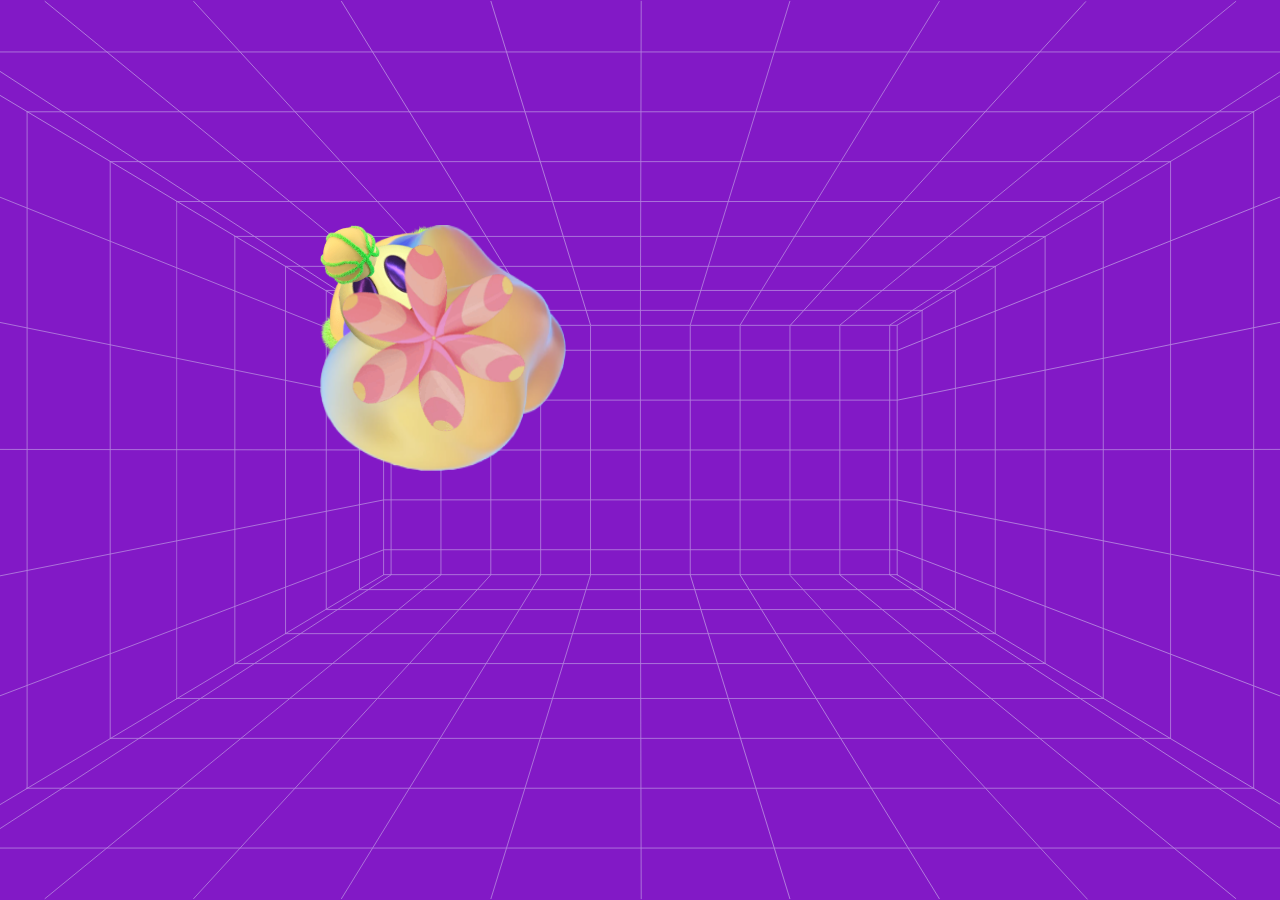
<file: index.html>
<!DOCTYPE html>
<html lang="ko">
  <head>
    <meta charset="UTF-8" />
    <meta http-equiv="X-UA-Compatible" content="IE=edge" />
    <meta name="viewport" content="width=device-width, initial-scale=1.0" />
    <title>PORTFOLIO</title>

    <link
      href="https://webfontworld.github.io/gmarket/GmarketSans.css"
      rel="stylesheet"
    />
    <link rel="stylesheet" href="css/style.css" />
    <style></style>
  </head>
  <body>
    <!-- <div id="loading">
      <div class="loadingBG"></div>
      <div class="loadingText">LOADING</div>
    </div> -->
    <div id="wrap">
      <div id="bgBox"></div>
      <section id="section1">
        <h1>
          PO<span class="o1"></span>RTFO<span class="o2"></span>LIO<span
            class="o3"
          ></span>
        </h1>
        <p>프론트를 위해 달리는 개발자 포트폴리오</p>
        <div class="goBtn">
          고고
          <div class="btnDeco btnDeco1">
            <div></div>
            <div></div>
          </div>
          <div class="btnDeco btnDeco2">
            <div></div>
            <div></div>
          </div>
          <div class="btnDeco btnDeco3">
            <div></div>
            <div></div>
          </div>
          <div class="btnDeco btnDeco4">
            <div></div>
            <div></div>
          </div>
          <div class="btnDeco btnDeco5">
            <div></div>
            <div></div>
          </div>
          <div class="btnDeco btnDeco6">
            <div></div>
            <div></div>
          </div>
          <div class="btnDeco btnDeco7">
            <div></div>
            <div></div>
          </div>
          <div class="btnDeco btnDeco8">
            <div></div>
            <div></div>
          </div>
          <div class="btnDeco btnDeco9">
            <div></div>
            <div></div>
          </div>
        </div>
      </section>

      <section id="section2">
        <div class="box box1">
          <h3>SITE</h3>
          <div class="ball ball1"></div>
          <div class="ball ball2"></div>
        </div>
        <div class="box box2">
          <h3>SCRIPT</h3>
          <div class="ball ball3"></div>
        </div>

        <div class="octo"></div>
      </section>
    </div>

    <script src="https://s3-us-west-2.amazonaws.com/s.cdpn.io/16327/gsap-latest-beta.min.js"></script>
    <script src="js/jquery-2.2.4.min.js"></script>
    <script src="js/mainAnimation.js"></script>
    <script src="js/bgBox.js"></script>

    <script></script>
  </body>
</html>
</file>
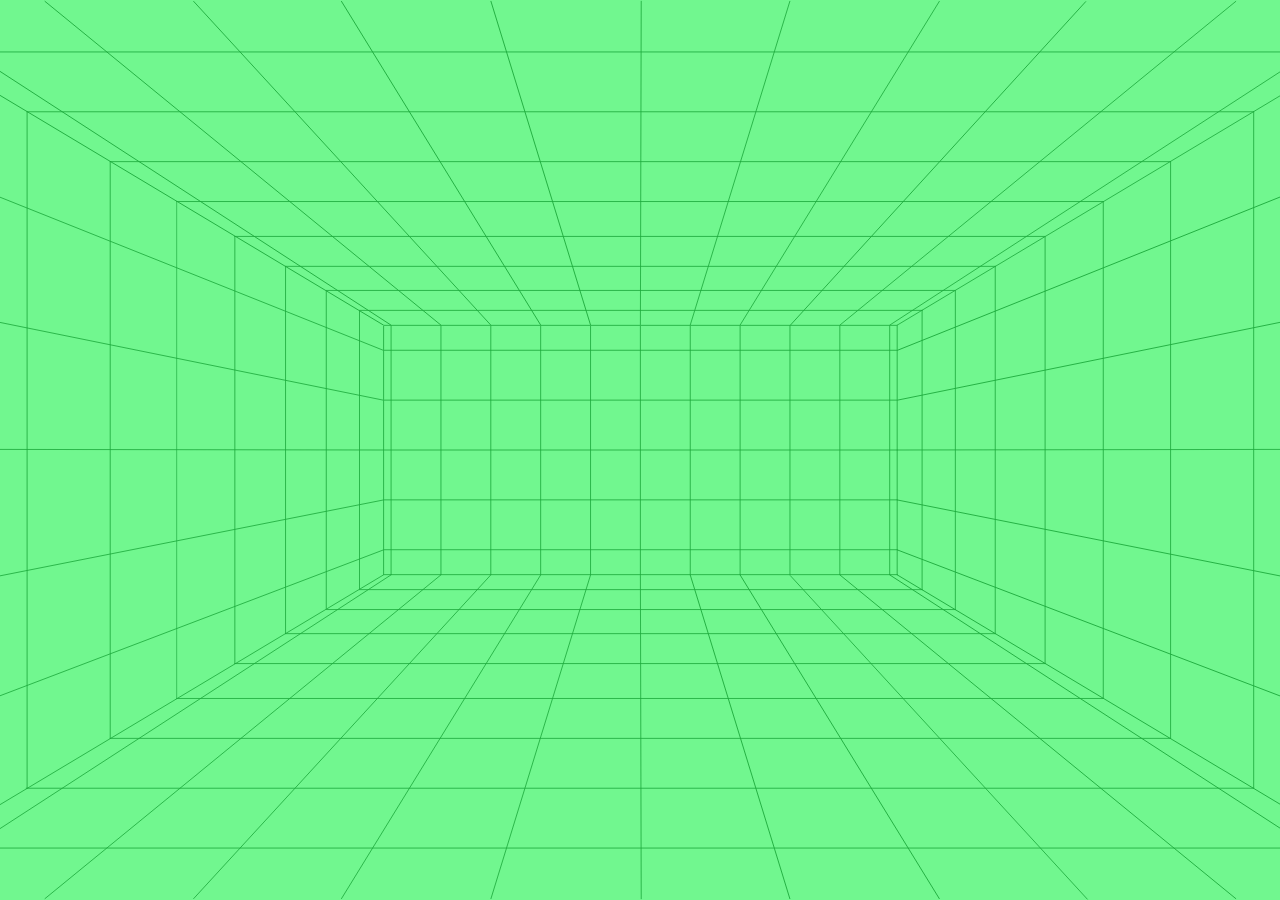
<file: about/index.html>
<!DOCTYPE html>
<html lang="ko">
  <head>
    <meta charset="UTF-8" />
    <meta http-equiv="X-UA-Compatible" content="IE=edge" />
    <meta name="viewport" content="width=device-width, initial-scale=1.0" />
    <title>portfolio_about</title>
    <link
      href="https://webfontworld.github.io/gmarket/GmarketSans.css"
      rel="stylesheet"
    />
    <link rel="stylesheet" href="css/style.css" />
  </head>
  <body>
    <div id="bgLine">
      <div id="bgBox"></div>
    </div>
    <div id="wrap">
      <section id="section1">
        <h1>ABO<span class="o1"></span>UT ME</h1>
        <p>프론트를 위해 달리는 개발자를 소개합니다.</p>
      </section>
      <section id="section2">
        <div class="picture picture1"></div>
        <div class="picture picture2"></div>
        <div class="picture picture3"></div>
        <div class="picture picture4"></div>
        <div class="picture picture5">
          <h3>개발자를 꿈꾸며</h3>
          <p>
            진로를 확실히 정하지 못해서 정체되어 있다는 생각을 하고 있을 때,
            주변의 권유로 코딩 공부를 시작하게 되었습니다. 하지만 코딩을
            배우면서 원리를 이해하고 새로운 것들을 배우고 사용하는데에 점점
            흥미를 느끼며 개발자라는 직업에 확신을 가지게 되었습니다. 확신을
            가진 저는 어떤 어려움에도 멈추지 않고 헤쳐 나갈 수 있다고
            자신합니다. 멈추지 않는 신입 개발자 최근영입니다.
          </p>
        </div>
        <div class="picture picture6">
          <h3>도움이 되는 사람</h3>
          <p>
            선배와 후배, 동료들과 친구들에게 가장 인정받는 사람은 어떤 사람일까?
            그렇게 되고 싶었던 저의 오랜 고민이었습니다. 긴 시간동안 고민한 저의
            답은 언제, 어디서든 도움이 될 수 있는 사람이 되는 것이었습니다. 항상
            도움될 수 있는 실력과 누구나 저에게 도움을 요청할 수 있도록 해주는
            친화력과 편안함을 가지기 위해 노력하고 있고 노력할 것입니다. 항상
            겸손한 자세로 배우겠습니다.
          </p>
        </div>
        <div class="picture picture7">
          <h3>SEND ME AN E-MAIL</h3>
          <a href="mailto:jundan2010@gmail.com">보내기</a>
        </div>
      </section>
      <p class="end">end</p>
    </div>

    <script src="https://s3-us-west-2.amazonaws.com/s.cdpn.io/16327/gsap-latest-beta.min.js"></script>
    <script src="../js/jquery-2.2.4.min.js"></script>
    <script src="js/aboutAnimation.js"></script>
    <script src="js/bgBox.js"></script>
    <script></script>
  </body>
</html>
</file>
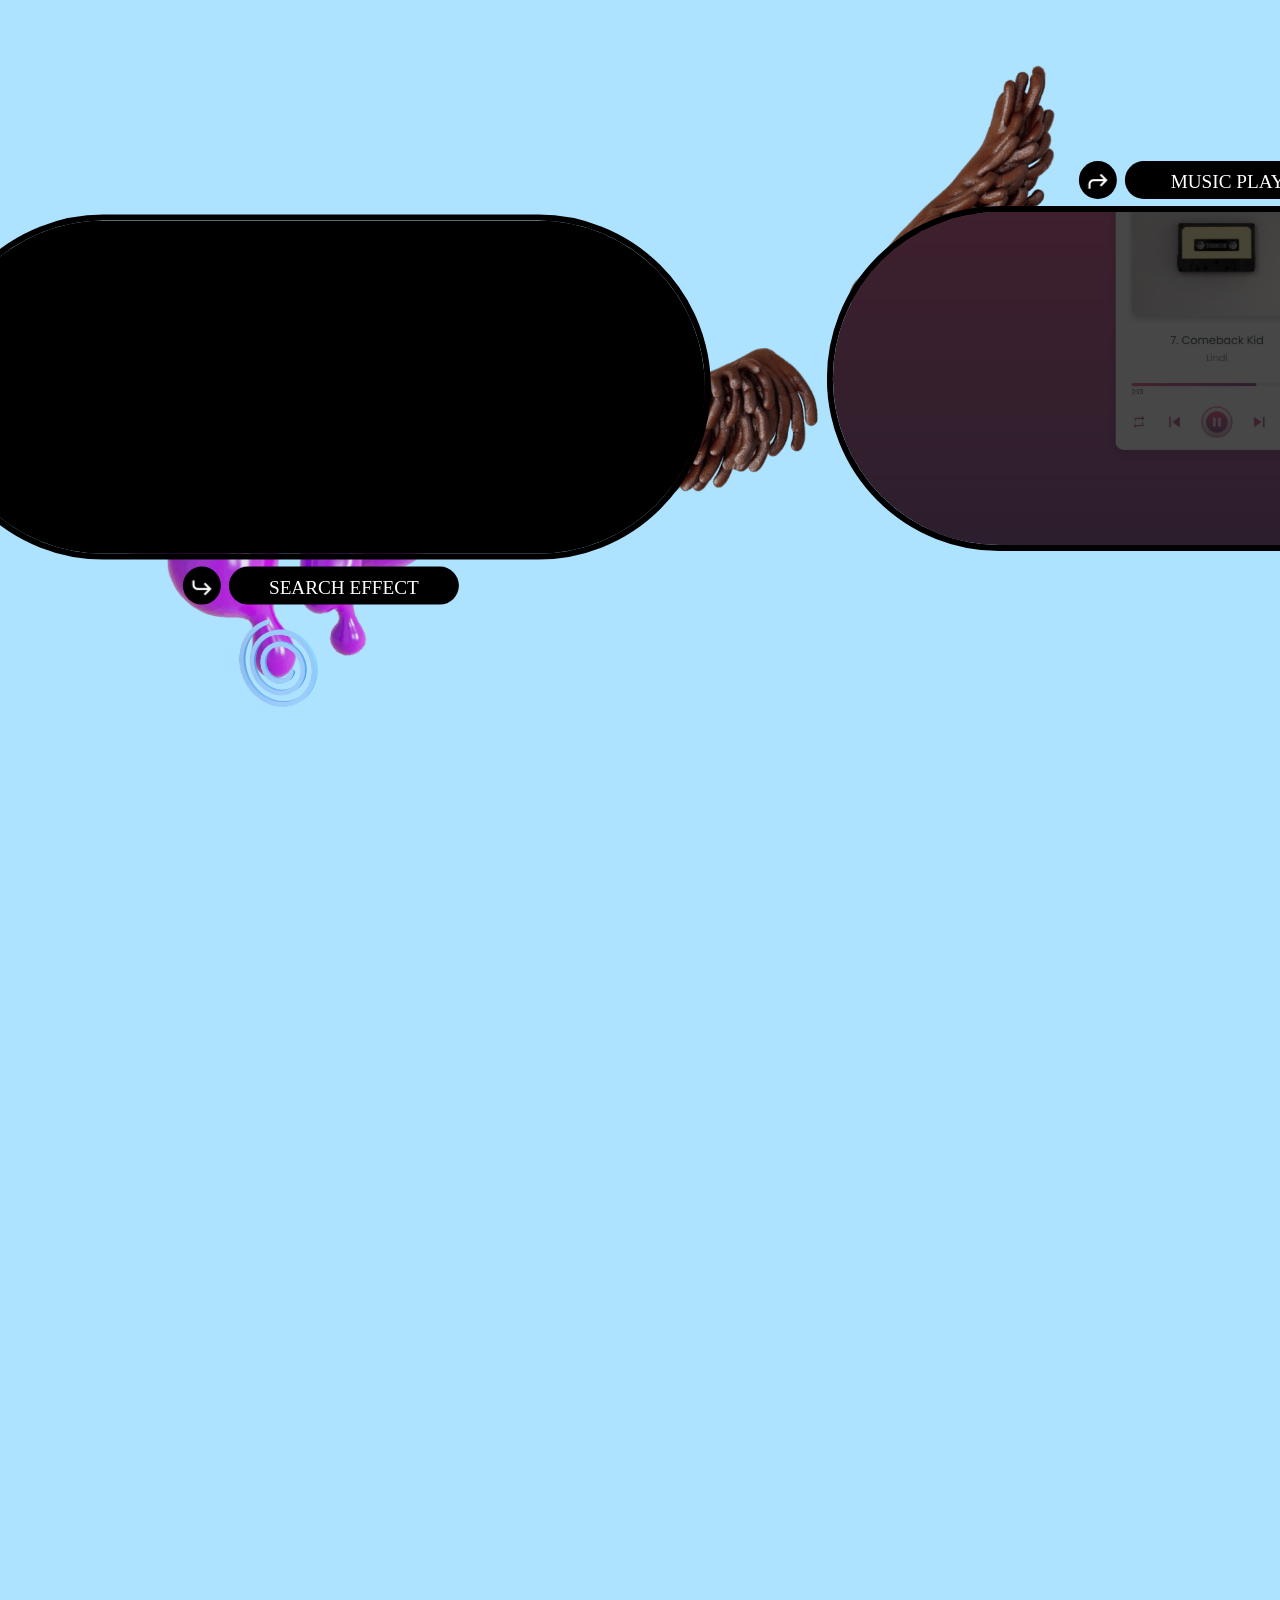
<file: script/index.html>
<!DOCTYPE html>
<html lang="ko">
  <head>
    <meta charset="UTF-8" />
    <meta http-equiv="X-UA-Compatible" content="IE=edge" />
    <meta name="viewport" content="width=device-width, initial-scale=1.0" />
    <title>portfolio_script</title>
    <link
      href="https://webfontworld.github.io/gmarket/GmarketSans.css"
      rel="stylesheet"
    />
    <link rel="stylesheet" href="css/style.css" />
    <link
      rel="stylesheet"
      href="https://fonts.googleapis.com/css2?family=Material+Symbols+Outlined:opsz,wght,FILL,GRAD@20..48,100..700,0..1,-50..200"
    />
  </head>
  <body>
    <div class="wingBox">
      <img class="wing" src="../img/brows1.png" alt="이미지" />
    </div>
    <img class="purple" src="../img/slime2.png" alt="이미지" />
    <div id="wrap">
      <img class="purpleBlop" src="../img/blob_left1.png" alt="이미지" />

      <main id="main">
        <h1>
          <div class="title1">프론트를 위해</div>
          <div class="title2">달리는 개발자 스크립트</div>
          <div class="title3">모음</div>
        </h1>
      </main>

      <section id="section1">
        <img class="spiral spiral1" src="../img/spiral1.png" alt="이미지" />
        <img class="spiral spiral2" src="../img/spiral1.png" alt="이미지" />
        <img class="spiral spiral3" src="../img/spiral1.png" alt="이미지" />
        <img class="spiral spiral4" src="../img/spiral1.png" alt="이미지" />
        <img class="spiral spiral5" src="../img/spiral1.png" alt="이미지" />
        <div class="infoInner infoInner1">
          <div class="viewBox">
            <div class="arrow">
              <span class="material-symbols-outlined"> reply </span>
            </div>
            <a
              class="pageInfo"
              href="https://garenchoi.github.io/webs_class/javascript/effect/mouseEffect08.html"
              target="_blank"
              >MOUSE EFFECT</a
            >
          </div>
          <div class="imgBox">
            <div class="img"></div>
          </div>
        </div>

        <div class="infoInner infoInner2 startTop">
          <div class="viewBox">
            <div class="arrow">
              <span class="material-symbols-outlined"> reply </span>
            </div>
            <a
              class="pageInfo"
              href="https://garenchoi.github.io/webs_class/javascript/effect/parallaxEffect06.html"
              target="_blank"
              >PARALLAX EFFECT</a
            >
          </div>
          <div class="imgBox">
            <div class="img"></div>
          </div>
        </div>

        <div class="infoInner infoInner3">
          <div class="viewBox">
            <div class="arrow">
              <span class="material-symbols-outlined"> reply </span>
            </div>
            <a
              class="pageInfo"
              href="https://garenchoi.github.io/webs_class/javascript/effect/sliderEffect08.html"
              target="_blank"
              >SLIDE EFFECT</a
            >
          </div>
          <div class="imgBox">
            <div class="img"></div>
          </div>
        </div>

        <div class="infoInner infoInner4 startTop">
          <div class="viewBox">
            <div class="arrow">
              <span class="material-symbols-outlined"> reply </span>
            </div>
            <a
              class="pageInfo"
              href="https://garenchoi.github.io/webs_class/javascript/effect/quizEffect04.html"
              target="_blank"
              >QUIZ EFFECT</a
            >
          </div>
          <div class="imgBox">
            <div class="img"></div>
          </div>
        </div>

        <div class="infoInner infoInner5">
          <div class="viewBox">
            <div class="arrow">
              <span class="material-symbols-outlined"> reply </span>
            </div>
            <a
              class="pageInfo"
              href="https://garenchoi.github.io/webs_class/javascript/effect/searchEffect02.html"
              target="_blank"
              >SEARCH EFFECT</a
            >
          </div>
          <div class="imgBox">
            <div class="img"></div>
          </div>
        </div>

        <div class="infoInner infoInner6 startTop">
          <div class="viewBox">
            <div class="arrow">
              <span class="material-symbols-outlined"> reply </span>
            </div>
            <a
              class="pageInfo"
              href="https://garenchoi.github.io/webs_class/javascript/musicPlayer/index.html"
              target="_blank"
              >MUSIC PLAYER</a
            >
          </div>
          <div class="imgBox">
            <div class="img"></div>
          </div>
        </div>

        <div class="infoInner infoInner7">
          <div class="viewBox">
            <div class="arrow">
              <span class="material-symbols-outlined"> reply </span>
            </div>
            <a
              class="pageInfo"
              href="https://garenchoi.github.io/webs_class/javascript/memoriGame/index2.html"
              target="_blank"
              >MEMORI GAME</a
            >
          </div>
          <div class="imgBox">
            <div class="img"></div>
          </div>
        </div>

        <div class="infoInner infoInner8 startTop">
          <div class="viewBox">
            <div class="arrow">
              <span class="material-symbols-outlined"> reply </span>
            </div>
            <a
              class="pageInfo"
              href="https://garenchoi.github.io/webs_class/javascript/typingGame/index.html"
              target="_blank"
              >TYPING GAME</a
            >
          </div>
          <div class="imgBox">
            <div class="img"></div>
          </div>
        </div>

        <div class="infoInner infoInner9">
          <div class="viewBox">
            <div class="arrow">
              <span class="material-symbols-outlined"> reply </span>
            </div>
            <a
              class="pageInfo"
              href="https://garenchoi.github.io/webs_class/javascript/tetrisGame/index.html"
              target="_blank"
              >TETRIS GAME</a
            >
          </div>
          <div class="imgBox">
            <div class="img"></div>
          </div>
        </div>

        <div class="infoInner infoInner10 startTop">
          <div class="viewBox">
            <div class="arrow">
              <span class="material-symbols-outlined"> reply </span>
            </div>
            <a
              class="pageInfo"
              href="https://garenchoi.github.io/webs_class/game/index.html"
              target="_blank"
              >GAME SITE</a
            >
          </div>
          <div class="imgBox">
            <div class="img"></div>
          </div>
        </div>
      </section>

      <section id="section2">
        <span class="site">SITE</span>
        <span class="about">ABOUT ME</span>
      </section>
    </div>

    <script src="../js/gsap.min.js"></script>
    <script src="../js/jquery-2.2.4.min.js"></script>
    <script src="../js/skrollr.min.js"></script>
    <script src="js/scriptAnimation.js"></script>
    <script></script>
  </body>
</html>
</file>
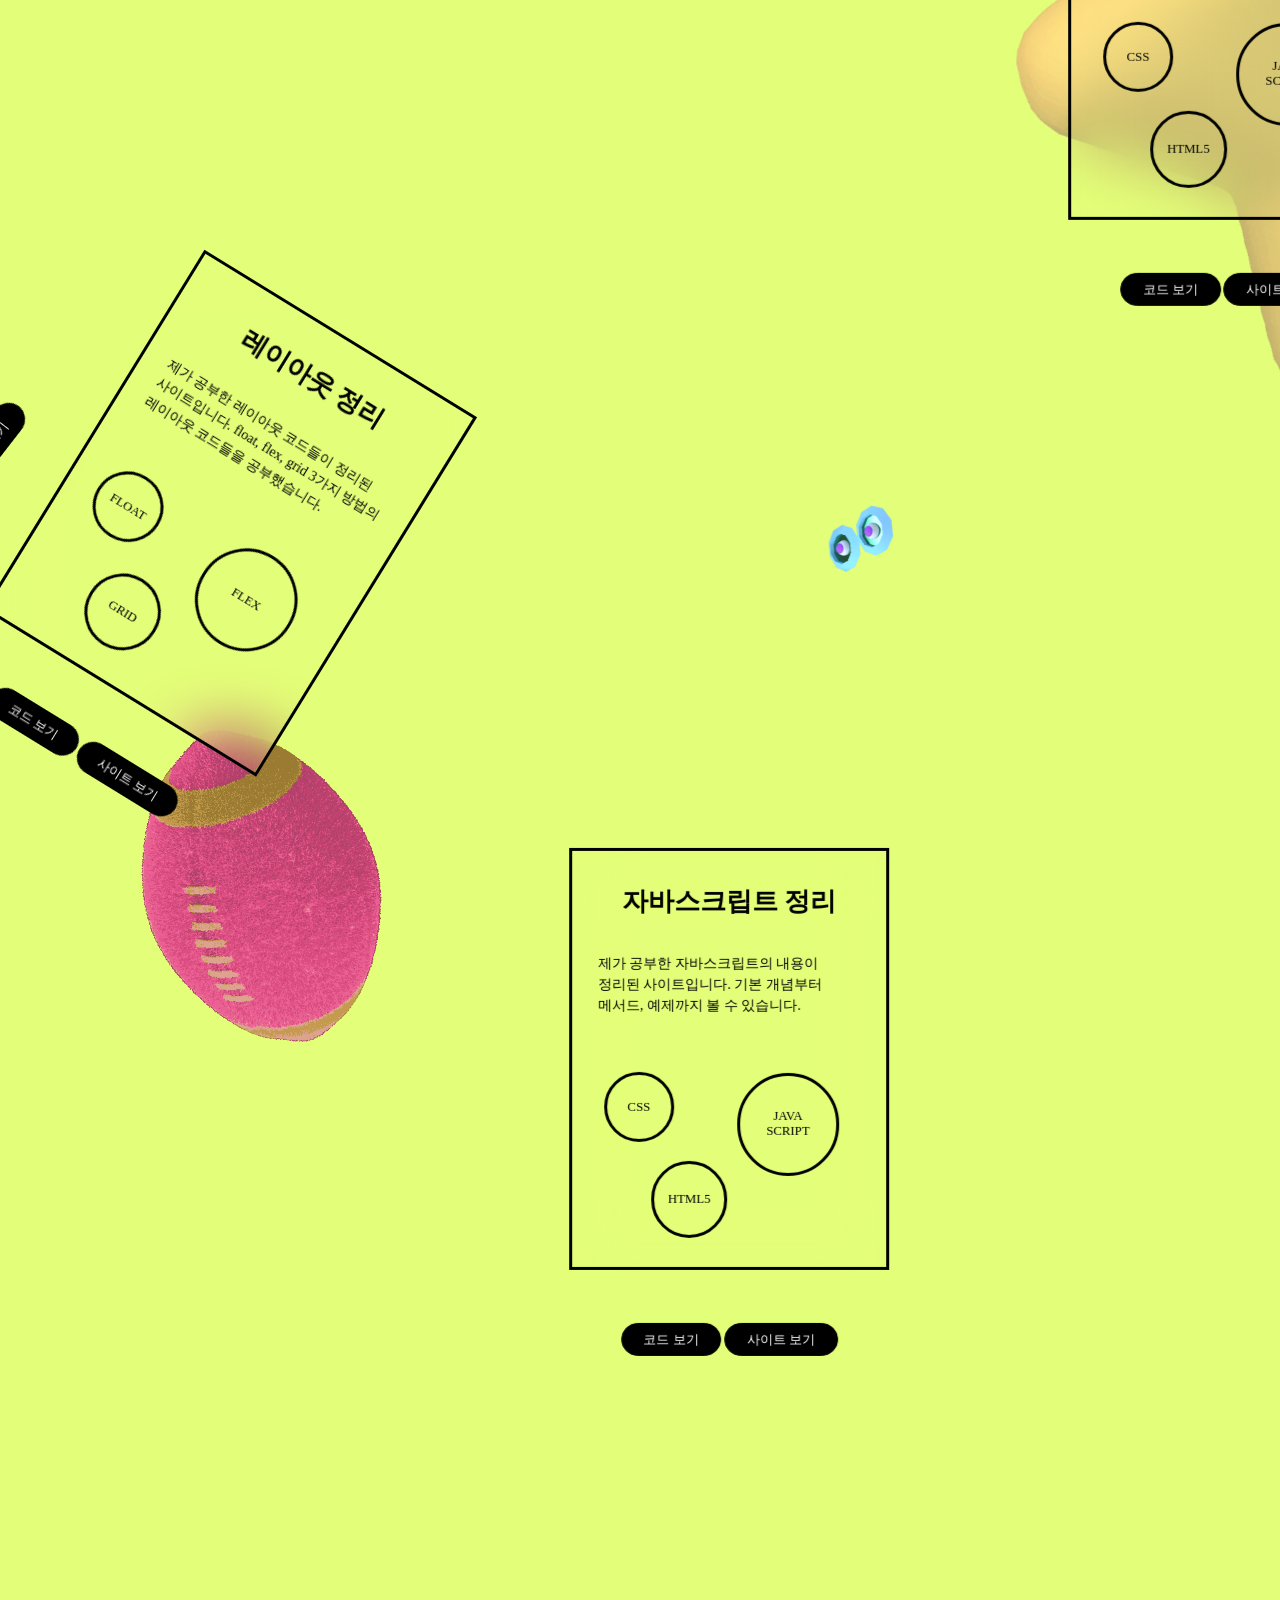
<file: site/index.html>
<!DOCTYPE html>
<html lang="ko">
  <head>
    <meta charset="UTF-8" />
    <meta http-equiv="X-UA-Compatible" content="IE=edge" />
    <meta name="viewport" content="width=device-width, initial-scale=1.0" />
    <title>portfolio_site</title>
    <link
      href="https://webfontworld.github.io/gmarket/GmarketSans.css"
      rel="stylesheet"
    />
    <link rel="stylesheet" href="css/style.css" />
  </head>
  <body>
    <img class="star1" src="../img/star1.png" alt="이미지" />
    <img class="pinkBall" src="../img/pinkball1.png" alt="이미지" />

    <div id="wrap">
      <img class="pinkBlob" src="../img/blob_right.webp" alt="이미지" />
      <main id="main">
        <h1>
          <div class="title1">프론트를 위해</div>
          <div class="title2">달리는 개발자 사이트</div>
          <div class="title3">모음</div>
        </h1>
      </main>
      <section id="section1">
        <img class="eyes" src="../img/eyes1.png" alt="이미지" />
        <div class="infoInner infoInner1">
          <div class="aniBox">
            <div class="infoBox">
              <h3>웹표준 사이트 제작</h3>
              <p>
                웹 접근성 지침서를 바탕으로 웹 표준 사이트를 제작하였습니다.
                최신 코드를 바탕으로 크로스브라우징을 최적화하였으며, 접근성도
                통과하였습니다.
              </p>
              <div class="circle circle1">CSS</div>
              <div class="circle circle2">JAVA<br />SCRIPT</div>
              <div class="circle circle3">HTML5</div>
              <div class="viewBox">
                <a
                  href="https://github.com/GarenChoi/webs_class/tree/main/webstandard"
                  class="codeView"
                  target="_blank"
                  >코드 보기</a
                >
                <a
                  href="https://garenchoi.github.io/webs_class/webstandard/index.html"
                  class="sourceView"
                  target="_blank"
                  >사이트 보기</a
                >
              </div>
            </div>
          </div>
        </div>

        <div class="infoInner infoInner2">
          <div class="aniBox">
            <div class="infoBox">
              <h3>HTML/CSS 정리</h3>
              <p>
                제가 공부한 HTML 코드와 CSS 속성들을 한눈에 볼 수 있게 정리한
                사이트입니다.
              </p>
              <div class="circle circle1">CSS</div>
              <div class="circle circle2">JAVA<br />SCRIPT</div>
              <div class="circle circle3">HTML5</div>
              <div class="viewBox">
                <a
                  href="https://github.com/GarenChoi/webs_class/tree/main/refer"
                  class="codeView"
                  target="_blank"
                  >코드 보기</a
                >
                <a
                  href="https://garenchoi.github.io/webs_class/refer/index.html"
                  class="sourceView"
                  target="_blank"
                  >사이트 보기</a
                >
              </div>
            </div>
          </div>
        </div>

        <div class="infoInner infoInner3">
          <div class="aniBox">
            <div class="infoBox">
              <h3>레이아웃 정리</h3>
              <p>
                제가 공부한 레이아웃 코드들이 정리된 사이트입니다. float, flex,
                grid 3가지 방법의 레이아웃 코드들을 공부했습니다.
              </p>
              <div class="circle circle1">FLOAT</div>
              <div class="circle circle2">FLEX</div>
              <div class="circle circle3">GRID</div>
              <div class="viewBox">
                <a
                  href="https://github.com/GarenChoi/webs_class/tree/main/layout"
                  class="codeView"
                  target="_blank"
                  >코드 보기</a
                >
                <a
                  href="https://garenchoi.github.io/webs_class/layout/index.html"
                  class="sourceView"
                  target="_blank"
                  >사이트 보기</a
                >
              </div>
            </div>
          </div>
        </div>

        <div class="infoInner infoInner4">
          <div class="aniBox">
            <div class="infoBox">
              <h3>자바스크립트 정리</h3>
              <p>
                제가 공부한 자바스크립트의 내용이 정리된 사이트입니다. 기본
                개념부터 메서드, 예제까지 볼 수 있습니다.
              </p>
              <div class="circle circle1">CSS</div>
              <div class="circle circle2">JAVA<br />SCRIPT</div>
              <div class="circle circle3">HTML5</div>
              <div class="viewBox">
                <a
                  href="https://github.com/GarenChoi/webs_class/tree/main/javascript"
                  class="codeView"
                  target="_blank"
                  >코드 보기</a
                >
                <a
                  href="https://garenchoi.github.io/webs_class/javascript/index.html"
                  class="sourceView"
                  target="_blank"
                  >사이트 보기</a
                >
              </div>
            </div>
          </div>
        </div>

        <div class="infoInner infoInner5">
          <div class="aniBox">
            <div class="infoBox">
              <h3>APPLE 사이트</h3>
              <p>
                스크롤 값을 이용해 apple 사이트를 벤치마킹한 사이트입니다.
                scrollTop 값에 따른 다양한 효과를 만들었습니다.
              </p>
              <div class="circle circle1">CSS</div>
              <div class="circle circle2">JAVA<br />SCRIPT</div>
              <div class="circle circle3">HTML5</div>
              <div class="viewBox">
                <a
                  href="https://github.com/GarenChoi/webs_class/tree/main/parallax"
                  class="codeView"
                  target="_blank"
                  >코드 보기</a
                >
                <a
                  href="https://garenchoi.github.io/webs_class/parallax/index.html"
                  class="sourceView"
                  target="_blank"
                  >사이트 보기</a
                >
              </div>
            </div>
          </div>
        </div>

        <div class="infoInner infoInner6">
          <div class="aniBox">
            <div class="infoBox">
              <h3>MY SQL정리</h3>
              <p>
                제가 공부한 MY SQL의 내용이 정리된 사이트입니다. 설치방법,
                query문 등을 정리했습니다.
              </p>
              <div class="circle circle1">MAMP</div>
              <div class="circle circle2">JAVA<br />SCRIPT</div>
              <div class="circle circle3">MYSQL</div>
              <div class="viewBox">
                <a
                  href="https://github.com/GarenChoi/webs_class/tree/main/mysql"
                  class="codeView"
                  target="_blank"
                  >코드 보기</a
                >
                <a
                  href="https://garenchoi.github.io/webs_class/mysql/index.html"
                  class="sourceView"
                  target="_blank"
                  >사이트 보기</a
                >
              </div>
            </div>
          </div>
        </div>

        <div class="infoInner infoInner7">
          <div class="aniBox">
            <div class="infoBox">
              <h3>PHP 사이트 제작</h3>
              <p>
                php로 만든 기본 사이트입니다. 회원가입, 로그인, 게시판, 댓글,
                퀴즈를 만들고 풀 수 있는 기능을 구현했습니다.
              </p>
              <div class="circle circle1">PHP</div>
              <div class="circle circle2">JAVA<br />SCRIPT</div>
              <div class="circle circle3">MYSQL</div>
              <div class="viewBox">
                <a
                  href="https://github.com/GarenChoi/phptest"
                  class="codeView"
                  target="_blank"
                  >코드 보기</a
                >
                <a
                  href="http://jundan2010.dothome.co.kr/php/pages/main.php"
                  class="sourceView"
                  target="_blank"
                  >사이트 보기</a
                >
              </div>
            </div>
          </div>
        </div>

        <div class="infoInner infoInner8">
          <div class="aniBox">
            <div class="infoBox">
              <h3>PHP 팀 프로젝트</h3>
              <p>
                3인 팀 프로젝트로 만든 php 사이트입니다. 회원가입, 로그인,
                게시판, 댓글, 대댓글, 채팅 기능을 구현했습니다.
              </p>
              <div class="circle circle1">PHP</div>
              <div class="circle circle2">JAVA<br />SCRIPT</div>
              <div class="circle circle3">MYSQL</div>
              <div class="viewBox">
                <a
                  href="https://github.com/GarenChoi/phptest/tree/master/team%20project"
                  class="codeView"
                  target="_blank"
                  >코드 보기</a
                >
                <a
                  href="http://jundan2010.dothome.co.kr/php/team%20project/pages/main.php"
                  class="sourceView"
                  target="_blank"
                  >사이트 보기</a
                >
              </div>
            </div>
          </div>
        </div>

        <div class="infoInner infoInner9">
          <div class="aniBox">
            <div class="infoBox">
              <h3>레퍼런스 정리</h3>
              <p>
                제가 공부한 내용들이 정리된 메인 사이트입니다. 목록들이 한눈에
                들어올 수 있게 정리했고 목록으로 이동할 수 있게 만들었습니다.
              </p>
              <div class="circle circle1">CSS</div>
              <div class="circle circle2">JAVA<br />SCRIPT</div>
              <div class="circle circle3">HTML5</div>
              <div class="viewBox">
                <a
                  href="https://github.com/GarenChoi/webs_class"
                  class="codeView"
                  target="_blank"
                  >코드 보기</a
                >
                <a
                  href="https://garenchoi.github.io/webs_class/"
                  class="sourceView"
                  target="_blank"
                  >사이트 보기</a
                >
              </div>
            </div>
          </div>
        </div>

        <div class="infoInner infoInner10">
          <div class="aniBox">
            <div class="infoBox">
              <h3>REACT 블로그 제작</h3>
              <p>react로 만든 기본 사이트입니다. react 코딩을 연습했습니다.</p>
              <div class="circle circle1">REACT</div>
              <div class="circle circle2">JAVA<br />SCRIPT</div>
              <div class="circle circle3">HTML5</div>
              <div class="viewBox">
                <a
                  href="https://github.com/GarenChoi/react_blog/tree/main/client"
                  class="codeView"
                  target="_blank"
                  >코드 보기</a
                >
                <a
                  href="https://garenchoi2.netlify.app/"
                  class="sourceView"
                  target="_blank"
                  >사이트 보기</a
                >
              </div>
            </div>
          </div>
        </div>

        <div class="infoInner infoInner11">
          <div class="aniBox">
            <div class="infoBox">
              <h3>REACT 사이트 제작</h3>
              <p>
                react로 만든 사이트입니다. api를 이용해 데이터를 가져오고
                출력하는 것을 연습했고 검색 기능을 구현했습니다.
              </p>
              <div class="circle circle1">REACT</div>
              <div class="circle circle2">JAVA<br />SCRIPT</div>
              <div class="circle circle3">API</div>
              <div class="viewBox">
                <a
                  href="https://github.com/GarenChoi/web_class_react"
                  class="codeView"
                  target="_blank"
                  >코드 보기</a
                >
                <a
                  href="https://garenchoi.netlify.app/"
                  class="sourceView"
                  target="_blank"
                  >사이트 보기</a
                >
              </div>
            </div>
          </div>
        </div>

        <div class="infoInner infoInner12">
          <div class="aniBox">
            <div class="infoBox">
              <h3>VUE 사이트 제작</h3>
              <p>
                vue로 만든 사이트입니다. api를 이용해 데이터를 가져오고 출력하는
                것을 연습했고 검색 기능을 구현했습니다.
              </p>
              <div class="circle circle1">VUE</div>
              <div class="circle circle2">JAVA<br />SCRIPT</div>
              <div class="circle circle3">API</div>
              <div class="viewBox">
                <a
                  href="https://github.com/GarenChoi/web_class_vue"
                  class="codeView"
                  target="_blank"
                  >코드 보기</a
                >
                <a
                  href="https://garenchoivue.netlify.app"
                  class="sourceView"
                  target="_blank"
                  >사이트 보기</a
                >
              </div>
            </div>
          </div>
        </div>
      </section>

      <section id="section2">
        <img class="flag" src="../img/flag1.png" alt="이미지" />
        <span class="script">SCRIPT</span>
        <span class="about">ABOUT ME</span>
      </section>
    </div>

    <script src="../js/gsap.min.js"></script>
    <script src="../js/jquery-2.2.4.min.js"></script>
    <script src="../js/skrollr.min.js"></script>
    <script src="js/siteAnimation.js"></script>
    <script></script>
  </body>
</html>
</file>
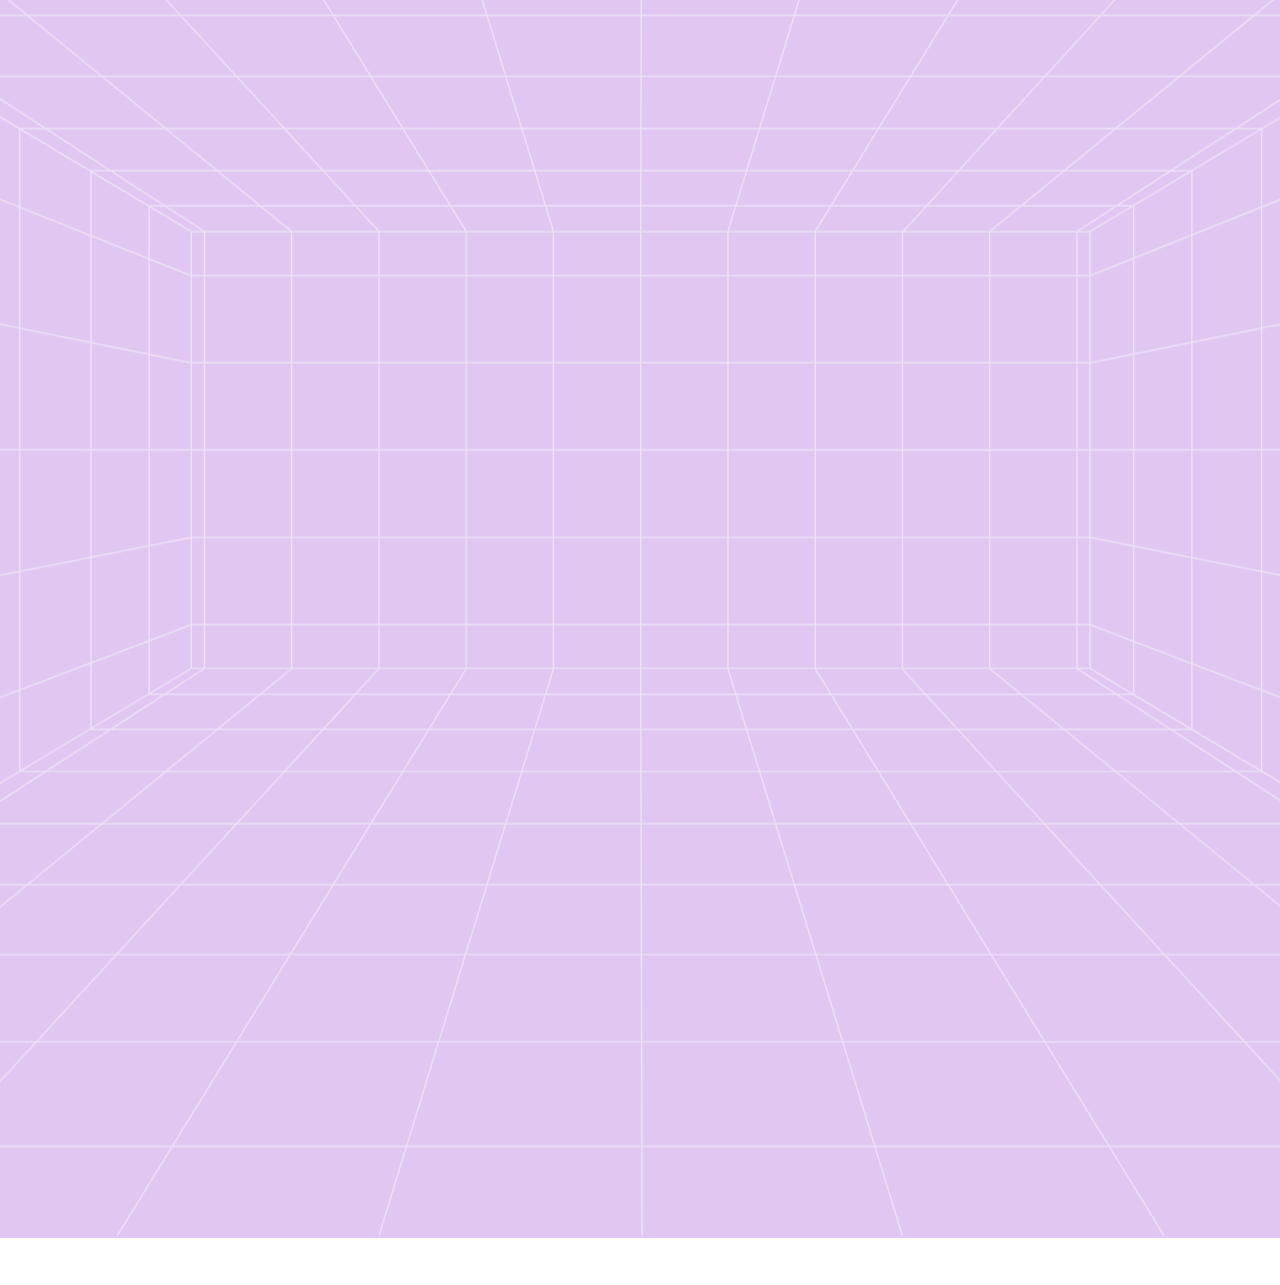
<file: index2.html>
<!DOCTYPE html>
<html lang="ko">
  <head>
    <meta charset="UTF-8" />
    <meta http-equiv="X-UA-Compatible" content="IE=edge" />
    <meta name="viewport" content="width=device-width, initial-scale=1.0" />
    <title>portfolio</title>

    <link
      href="https://webfontworld.github.io/gmarket/GmarketSans.css"
      rel="stylesheet"
    />
    <link rel="stylesheet" href="css/style.css" />
    <style></style>
  </head>
  <body class="">
    <div id="wrap">
      <section id="section1">
        <h1>
          P<span class="o1"></span>RTF<span class="o2"></span>LI<span
            class="o3"
          ></span>
        </h1>
        <p>프론트를 위해 달리는 개발자 포트폴리오</p>
        <div class="goBtn">
          고고
          <div class="btnDeco btnDeco1">
            <div></div>
            <div></div>
          </div>
          <div class="btnDeco btnDeco2">
            <div></div>
            <div></div>
          </div>
          <div class="btnDeco btnDeco3">
            <div></div>
            <div></div>
          </div>
          <div class="btnDeco btnDeco4">
            <div></div>
            <div></div>
          </div>
          <div class="btnDeco btnDeco5">
            <div></div>
            <div></div>
          </div>
          <div class="btnDeco btnDeco6">
            <div></div>
            <div></div>
          </div>
          <div class="btnDeco btnDeco7">
            <div></div>
            <div></div>
          </div>
          <div class="btnDeco btnDeco8">
            <div></div>
            <div></div>
          </div>
          <div class="btnDeco btnDeco9">
            <div></div>
            <div></div>
          </div>
        </div>
      </section>

      <section id="section2">
        <div class="box box1">
          <h3>SITE</h3>
        </div>
        <div class="box box2">
          <h3>SCRIPT</h3>
        </div>
        <div class="ball ball1"></div>
        <div class="ball ball2"></div>
        <div class="ball ball3"></div>
        <div class="octo"></div>
      </section>
    </div>

    <script src="js/gsap.min.js"></script>
    <script src="js/jquery-2.2.4.min.js"></script>
    <script>
      gsap.fromTo(
        "body",
        {
          backgroundSize: "200vw 200vh",
        },
        {
          duration: 1.5,
          backgroundSize: "101vw 101vh",
          ease: "ease-in-out",
        }
      );
      gsap.fromTo(
        "body",
        {
          scale: 2,
          opacity: 0,
        },
        {
          duration: 1.5,
          delay: 1,
          scale: 1,
          opacity: 1,
          ease: "ease-in-out",
        }
      );

      const box1 = document.querySelector("#section2 .box1");
      const box1H3 = document.querySelector("#section2 .box1 h3");
      const box2 = document.querySelector("#section2 .box2");
      const box2H3 = document.querySelector("#section2 .box2 h3");
      document.querySelector(".goBtn").addEventListener("click", () => {
        gsap.to("body", {
          duration: 1,
          backgroundSize: "125vw 125vh",
        });
        gsap.to("#section1", {
          duration: 1,
          scale: 2,
          opacity: 0,
          visibility: "hidden",
        });

        setTimeout(() => {
          document.querySelector("#section1").style.display = "none";
          document.querySelector("#section2").style.display = "flex";
          box1.style.pointerEvents = "none";
          box2.style.pointerEvents = "none";
          setTimeout(() => {
            document.querySelector("#section2").classList.add("next");
            setTimeout(() => {
              box1.style.pointerEvents = "auto";
              box2.style.pointerEvents = "auto";
              box1H3.style.transition = "transform 0.2s";
              box2H3.style.transition = "transform 0.2s";
            }, 1500);
          }, 50);
        }, 1000);
      });

      // $(".box").mouseover(function () {
      //   $(this).find("h3").stop(false, false);
      //   gsap.to($(this).find("h3"), {
      //     duration: 1,
      //     rotateZ: "-40deg",
      //     y: "-70%",
      //     ease: "back.out(1.7)",
      //   });
      // });
      // $(".box").mouseout(function () {
      //   $(this).find("h3").stop(false, false);
      //   gsap.to($(this).find("h3"), {
      //     duration: 0.2,
      //     rotateZ: "0",
      //     y: "-47%",
      //     ease: "back.out(1.7)",
      //   });
      // });
      let xxx = false;
      box1.addEventListener("mouseover", () => {
        gsap
          .to(box1H3, {
            duration: 0.6,
            rotateZ: "-40deg",
            y: "-70%",
            ease: "back.out(1.7)",
          })
          .reverse(2, false);
      });
      // box1.addEventListener("mouseleave", () => {
      //   gsap.to(box1H3, {
      //     duration: 0.2,
      //     rotateZ: "0",
      //     y: "-47%",
      //     ease: "back.out(1.7)",
      //   });
      // });
      box2.addEventListener("mouseover", () => {
        gsap
          .to(box2H3, {
            duration: 0.6,
            rotateZ: "30deg",
            y: "-70%",
            ease: "back.out(1.7)",
          })
          .reverse(true);
      });
      // box2.addEventListener("mouseleave", () => {
      //   gsap.to(box2H3, {
      //     duration: 0.2,
      //     rotateZ: "0",
      //     y: "-47%",
      //     ease: "back.out(1.7)",
      //   });
      // });

      box1.addEventListener("click", () => {
        gsap.to(document.querySelector("body"), {
          duration: 0,
          background: "#8219C6",
        });
        gsap.to(document.querySelector("body"), {
          duration: 2,
          background: "#E3FE78",
        });
        gsap.to("#wrap", {
          duration: 1.5,
          opacity: 0,
          scale: 2,
        });

        setTimeout(() => {
          location.href = "site/index.html";
        }, 2000);
      });
      box2.addEventListener("click", () => {
        gsap.to(document.querySelector("body"), {
          duration: 0,
          background: "#8219C6",
        });
        gsap.to(document.querySelector("body"), {
          duration: 2,
          background: "#AEE3FF",
        });
        gsap.to("#wrap", {
          duration: 1.5,
          opacity: 0,
          scale: 2,
        });

        setTimeout(() => {
          location.href = "script/index.html";
        }, 2000);
      });
    </script>
  </body>
</html>
</file>
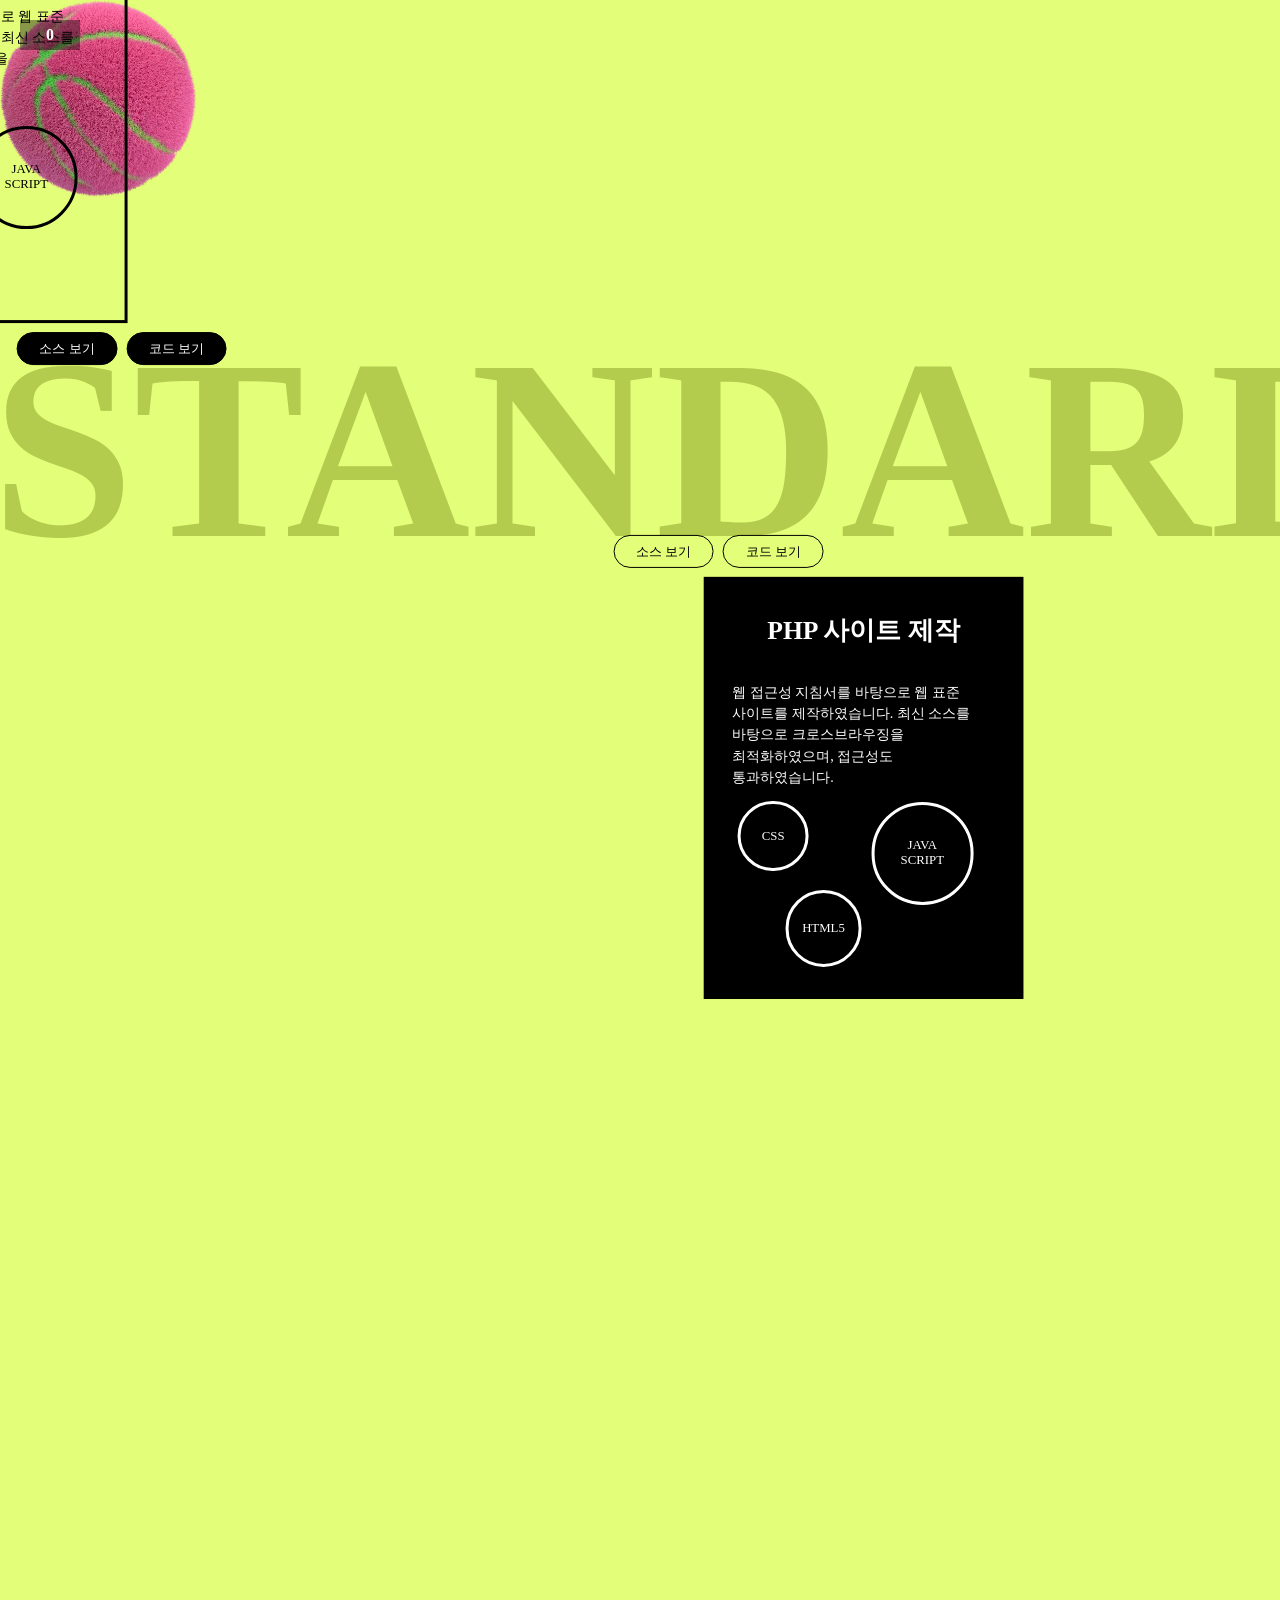
<file: site/index3.html>
<!DOCTYPE html>
<html lang="ko">
  <head>
    <meta charset="UTF-8" />
    <meta http-equiv="X-UA-Compatible" content="IE=edge" />
    <meta name="viewport" content="width=device-width, initial-scale=1.0" />
    <title>portfolio_site</title>
    <link
      href="https://webfontworld.github.io/gmarket/GmarketSans.css"
      rel="stylesheet"
    />
    <style>
      * {
        margin: 0;
        padding: 0;
        box-sizing: border-box;
        font-family: "GmarketSans";
        font-weight: bold;
      }

      body {
        background: #e3fe78;
        width: 100%;
      }

      .scrollTop {
        position: fixed;
        left: 20px;
        top: 20px;
        background: rgba(0, 0, 0, 0.4);
        color: #fff;
        width: 60px;
        height: 30px;
        text-align: center;
        line-height: 30px;
        z-index: 10000;
      }

      #wrap {
        display: flex;
        position: fixed;
        top: 0;
        left: 0;
      }

      #main {
        width: 100vw;
        height: 100vh;
        display: flex;
        align-items: center;
        justify-content: center;
        position: relative;
      }

      #main h1 {
        font-size: 8vw;
        line-height: 1;
        margin-bottom: 10vw;
        position: relative;
        z-index: 2;
      }

      #main h1 span {
        display: block;
      }

      #main .pinkBall {
        background-image: url(../img/pinkball1.png);
        background-size: contain;
        background-repeat: no-repeat;
        background-position: center;
        width: 40vw;
        height: 40vw;
        position: absolute;
        top: 60%;
        left: 10vw;
        transform: translateY(-40%);
        z-index: 1;
      }

      #wrap > section {
        width: 70vw;
        height: 100vh;
        position: relative;
        display: flex;
        justify-content: center;
        align-items: center;
      }
      #wrap > section:last-child {
        width: 80vw;
      }

      section .bgText {
        color: #b3cc4e;
        font-size: 20vw;
        position: absolute;
        top: 50%;
        right: -120%;
        transform: translateY(-50%);
        z-index: 1;
        transition: transform 0.3s linear;
      }

      section .infoInner {
        position: relative;
        z-index: 5;
        transform: translateY(-7%);
        transition: transform 0.3s linear;
      }

      section .infoInner.black {
        transform: translateY(7%);
      }

      .infoInner .infoBox {
        min-width: 250px;
        min-height: 300px;
        width: 25vw;
        height: 33vw;
        border: 0.3vw solid #000;
        position: relative;
      }

      .infoInner.black .infoBox {
        background-color: #000;
      }

      .infoInner .infoBox h3 {
        font-size: 2vw;
        text-align: center;
        line-height: 4;
      }

      .infoInner.black .infoBox h3 {
        color: #fff;
      }

      .infoInner .infoBox p {
        font-size: 1.1vw;
        padding: 0 2vw;
        word-break: keep-all;
        font-weight: normal;
        line-height: 1.5;
      }

      .infoInner.black .infoBox p {
        color: #fff;
      }

      .infoInner .circle {
        border-radius: 50%;
        border: 3px solid #000;
        display: flex;
        justify-content: center;
        align-items: center;
        font-size: 1vw;
        font-weight: 500;
        text-align: center;
        position: absolute;
      }

      .infoInner.black .circle {
        color: #fff;
        border: 3px solid #fff;
      }

      .infoInner .circle1 {
        min-width: 50px;
        min-height: 50px;
        width: 5.5vw;
        height: 5.5vw;
        bottom: 30%;
        left: 10%;
      }

      .infoInner .circle2 {
        min-width: 72px;
        min-height: 72px;
        width: 8vw;
        height: 8vw;
        bottom: 22%;
        right: 15%;
      }

      .infoInner .circle3 {
        min-width: 55px;
        min-height: 55px;
        width: 6vw;
        height: 6vw;
        bottom: 7%;
        left: 25%;
      }

      .infoInner .viewBox {
        display: flex;
        flex-direction: row-reverse;
        align-items: center;
        position: absolute;
        bottom: -3.5vw;
        right: -8vw;
      }

      .infoInner.black .viewBox {
        bottom: auto;
        right: auto;
        top: -3.5vw;
        left: -8vw;
      }

      .infoInner .viewBox > span {
        color: #fff;
        padding: 0.6vw 1.7vw 0.5vw;
        background-color: #000;
        border-radius: 30px;
        border: 0.1vw solid #000;
        font-weight: 100;
        font-size: 1vw;
        margin-left: 0.7vw;
      }

      .infoInner.black .viewBox > span {
        color: #000;
        background-color: rgba(255, 255, 255, 0);
      }
      .next {
        font-size: 3.5vw;
        padding: 1.5vw 2vw 0.5vw;
        border: 3px solid #000;
        border-radius: 5vw;
        background-color: #00ce7c;
        transform: rotateZ(-90deg);
      }
      .pinkBlop {
        width: 10vw;
        height: 100vh;
        background-image: url(../img/blob_right.webp);
        position: absolute;
        right: 0;
        top: -10vh;
      }

      @media (max-width: 600px) {
        .infoInner .infoBox h3 {
          font-size: 20px;
        }

        .infoInner .infoBox p {
          padding: 0 20px;
          font-weight: 100;
        }

        .infoInner .viewBox {
          bottom: -30px;
          right: -12.5vw;
        }

        .infoInner .viewBox > span {
          padding: 5px 15px;
        }
      }
    </style>
  </head>

  <body>
    <img src="../img/basketball1.png" alt="이미지" />
    <div class="scrollTop"></div>
    <div id="wrap">
      <main id="main">
        <h1>
          <span>프론트를 위해</span><span>달리는 개발자 사이트</span
          ><span>모음</span>
        </h1>
        <div class="pinkBall"></div>
      </main>
      <section class="section1">
        <div
          class="bgText"
          data-500="transform: translate(0%,-50%)"
          data-2500="transform: translate(-100%,-50%)"
        >
          <p>STANDARD</p>
        </div>
        <div
          class="infoInner"
          data-500="transform: translate(30%,-80%)"
          data-1500="transform: translate(0%,-7%)"
        >
          <div class="infoBox">
            <h3>웹표준 사이트 제작</h3>
            <p>
              웹 접근성 지침서를 바탕으로 웹 표준 사이트를 제작하였습니다. 최신
              소스를 바탕으로 크로스브라우징을 최적화하였으며, 접근성도
              통과하였습니다.
            </p>
            <div class="circle circle1">CSS</div>
            <div class="circle circle2">JAVA<br />SCRIPT</div>
            <div class="circle circle3">HTML5</div>
            <div class="viewBox">
              <span class="codeView">코드 보기</span>
              <span class="sourceView">소스 보기</span>
            </div>
          </div>
        </div>
      </section>
      <section class="section2">
        <div
          class="bgText"
          data-2000="transform: translate(10%,-50%)"
          data-3500="transform: translate(-120%,-50%)"
        >
          <p>PHP SITE</p>
        </div>
        <div
          class="infoInner black"
          data-2000="transform: translate(30%,80%)"
          data-3000="transform: translate(0%,7%)"
        >
          <div class="infoBox">
            <h3>PHP 사이트 제작</h3>
            <p>
              웹 접근성 지침서를 바탕으로 웹 표준 사이트를 제작하였습니다. 최신
              소스를 바탕으로 크로스브라우징을 최적화하였으며, 접근성도
              통과하였습니다.
            </p>
            <div class="circle circle1">CSS</div>
            <div class="circle circle2">JAVA<br />SCRIPT</div>
            <div class="circle circle3">HTML5</div>
            <div class="viewBox">
              <span class="codeView">코드 보기</span>
              <span class="sourceView">소스 보기</span>
            </div>
          </div>
        </div>
      </section>
      <section class="section3">
        <div
          class="bgText"
          data-3400="transform: translate(10%,-50%)"
          data-5300="transform: translate(-120%,-50%)"
        >
          <p>REACT SITE</p>
        </div>
        <div
          class="infoInner"
          data-3400="transform: translate(30%,-80%)"
          data-4300="transform: translate(0%,-7%)"
        >
          <div class="infoBox">
            <h3>REACT 사이트 제작</h3>
            <p>
              웹 접근성 지침서를 바탕으로 웹 표준 사이트를 제작하였습니다. 최신
              소스를 바탕으로 크로스브라우징을 최적화하였으며, 접근성도
              통과하였습니다.
            </p>
            <div class="circle circle1">CSS</div>
            <div class="circle circle2">JAVA<br />SCRIPT</div>
            <div class="circle circle3">HTML5</div>
            <div class="viewBox">
              <span class="codeView">코드 보기</span>
              <span class="sourceView">소스 보기</span>
            </div>
          </div>
        </div>
      </section>
      <section class="section4">
        <div
          class="bgText"
          data-4700="transform: translate(10%,-50%)"
          data-6300="transform: translate(-100%,-50%)"
        >
          <p>VUE SITE</p>
        </div>
        <div
          class="infoInner black"
          data-4000="transform: translate(30%,80%)"
          data-5700="transform: translate(0%,7%)"
        >
          <div class="infoBox">
            <h3>VUE 사이트 제작</h3>
            <p>
              웹 접근성 지침서를 바탕으로 웹 표준 사이트를 제작하였습니다. 최신
              소스를 바탕으로 크로스브라우징을 최적화하였으며, 접근성도
              통과하였습니다.
            </p>
            <div class="circle circle1">CSS</div>
            <div class="circle circle2">JAVA<br />SCRIPT</div>
            <div class="circle circle3">HTML5</div>
            <div class="viewBox">
              <span class="codeView">코드 보기</span>
              <span class="sourceView">소스 보기</span>
            </div>
          </div>
        </div>
      </section>
      <div class="pinkBlop"></div>
      <section>
        <span class="next">NEXT</span>
      </section>
    </div>

    <script src="../js/gsap.min.js"></script>
    <script src="../js/jquery-2.2.4.min.js"></script>
    <script src="../js/skrollr.min.js"></script>
    <script>
      var s = skrollr.init();

      function scroll() {
        let scrollTop =
          window.pageYOffset ||
          document.documentElement.scrollTop ||
          window.scrollY;
        document.querySelector(".scrollTop").innerText = Math.round(scrollTop);

        document.body.style.height =
          document.getElementById("wrap").offsetWidth -
          window.innerWidth +
          window.innerHeight +
          "px";

        gsap.to("#wrap", {
          duration: 1,
          translateX: `${-scrollTop}px`,
          ease: "linear",
        });

        requestAnimationFrame(scroll);
      }
      scroll();
      window.addEventListener("resize", scroll);

      gsap.set("#main", { scale: 2, opacity: 0 });
      gsap.to("#main", {
        duration: 1.5,
        scale: 1,
        opacity: 1,
        ease: "ease-in-out",
      });
      gsap.to(".pinkBall", {
        duration: 30,
        rotateZ: "360deg",
        repeat: -1,
        ease: "linear",
      });
    </script>
  </body>
</html>
</file>
<file: css/style.css>
* {
  margin: 0;
  padding: 0;
  font-family: "GmarketSans";
}
body {
  width: 100%;
  height: 100vh;
  overflow: hidden;
}
#loading {
  width: 100%;
  height: 100vh;
  position: fixed;
  top: 0;
  left: 0;
  background: #ffbdca;
  z-index: 100;
}
.loadingBG {
  width: 100%;
  height: 0;
  position: fixed;
  top: 0;
  left: 0;
  background: #8219c6;
  display: flex;
  flex-direction: column;
  justify-content: end;
}
.loadingText {
  position: absolute;
  top: 50%;
  left: 50%;
  transform: translate(-50%, -50%);
  font-size: 5vw;
  color: #333;
  user-select: none;
  animation: loading 3s linear infinite;
}
@keyframes loading {
  0% {
    transform: translate(-50%, -50%) rotateZ(0) rotateX(0);
  }
  25% {
    transform: translate(-50%, -50%) rotateZ(20deg) rotateX(45deg);
  }
  75% {
    transform: translate(-50%, -50%) rotateZ(-20deg) rotateX(-45deg);
  }
  100% {
    transform: translate(-50%, -50%) rotateZ(0) rotateX(0);
  }
}
#wrap {
  width: 100%;
  height: 100vh;
  background-image: url("../img/bgLine.svg");
  background-position: center center;
  background-repeat: no-repeat;
  background-attachment: fixed;
  background-size: cover;
  background-color: #8219c6;
  overflow: hidden;
  /* position: relative;
  z-index: 5;
  animation: bgColor 30s linear infinite; */
}
@keyframes bgColor {
  0% {
    background-color: #ac2effa4;
  }
  10% {
    background-color: rgba(255, 24, 24, 0.603);
  }
  30% {
    background-color: rgba(0, 163, 0, 0.377);
  }
  50% {
    background-color: rgba(95, 38, 252, 0.637);
  }
  70% {
    background-color: rgba(255, 24, 139, 0.651);
  }
  90% {
    background-color: rgba(28, 191, 255, 0.575);
  }
  100% {
    background-color: #ac2effa4;
  }
}
/* #webgl-canvas {
  position: fixed;
  top: 0;
  left: 0;
  z-index: 1;
  animation: moveCanvas 30s ease-in infinite;
}
@keyframes moveCanvas {
  0% {
    left: 0;
  }
  10% {
    left: -15vw;
    top: 5vh;
  }
  20% {
    left: -11vw;
    top: -5vh;
  }
  40% {
    left: 12vw;
    top: 3vh;
  }
  50% {
    left: 0;
    top: 1vh;
  }
  60% {
    left: 20vw;
    top: -7vh;
  }
  70% {
    left: 23vw;
    top: 6vh;
  }
  90% {
    left: -23vw;
    top: 3vh;
  }
  100% {
    left: 0;
  }
} */
#bgBox {
  position: fixed;
  top: 50%;
  left: 50%;
  transform: translate(-50%, -50%);
  width: 50vw;
  height: 50vh;
  z-index: 10;
}
#bgBox > img {
  position: absolute;
}
#bgBox > .bgSmile.highlight {
  filter: brightness(0.5);
}
#bgBox > .bgBall.highlight {
  filter: hue-rotate(290deg);
}
#bgBox > .bgFlower.highlight {
  filter: hue-rotate(30deg);
}
#bgBox > .bgBlob.highlight {
  filter: hue-rotate(45deg);
}
#bgBox > .bgBlob2.highlight {
  filter: hue-rotate(60deg);
}
#section1 {
  width: 100%;
  height: 100vh;
  display: flex;
  flex-direction: column;
  justify-content: center;
  align-items: center;
  color: #fff;
  white-space: nowrap;
  position: relative;
  z-index: 15;
  opacity: 0;
}

#section1 h1 {
  margin-top: 11vw;
  font-size: 9.5vw;
  display: flex;
  font-weight: bold;
  user-select: none;
  animation-delay: 1s;
  animation-duration: 5s;
  animation-iteration-count: infinite;
}
#section1 h1 > span {
  display: inline-block;
  width: 9.5vw;
  height: 9.5vw;
  background-position: center bottom;
  background-repeat: no-repeat;
  background-size: contain;
  animation-iteration-count: infinite;
  animation-duration: 4s;
  position: absolute;
}
#section1 h1 .o1 {
  background-image: url("../img/basketball1.png");
  animation-delay: 1.2s;
  left: 7vw;
}
#section1 h1 .o2 {
  background-image: url("../img/football1.png");
  animation-delay: 1.4s;
  left: 37vw;
}
#section1 h1 .o3 {
  background-image: url("../img/tennis_ball1.png");
  animation-delay: 1.6s;
  left: 56vw;
}
#section1 p {
  font-size: 2.5vw;
  font-weight: bold;
  user-select: none;
  animation-delay: 1s;
  animation-duration: 5s;
  animation-iteration-count: infinite;
}
@keyframes bounce {
  0% {
    transform: scale(1);
  }
  3% {
    transform: scale(1.05);
  }
  6% {
    transform: scale(1);
  }
  9% {
    transform: scale(1.025);
  }
  12% {
    transform: scale(1);
  }
  100% {
    transform: scale(1);
  }
}
@keyframes shake {
  0% {
    transform: rotateZ(0);
  }
  8% {
    transform: rotateZ(-10deg);
  }
  16% {
    transform: rotateZ(10deg);
  }
  24% {
    transform: rotateZ(-5deg);
  }
  32% {
    transform: rotateZ(0);
  }
  100% {
    transform: rotateZ(0);
  }
}
.goBtn {
  margin-top: 3.5vw;
  position: absolute;
  top: 0;
  min-width: 10vw;
  min-height: 10vw;
  border-radius: 50%;
  background: #30eb00;
  display: flex;
  justify-content: center;
  align-items: center;
  font-size: 2vw;
  color: #000;
  font-weight: bold;
  position: relative;
  transition: background-color 0.5s;
}
.goBtn:hover {
  background-color: #ff00ff;
}
.btnDeco {
  position: absolute;
  width: 1vw;
  height: 9vw;
  display: flex;
  flex-direction: column;
  align-items: center;
  justify-content: space-between;
  cursor: pointer;
  transition: transform 0.3s ease-in;
}
.btnDeco2 {
  transform: rotateZ(20deg);
}
.btnDeco3 {
  transform: rotateZ(40deg);
}
.btnDeco4 {
  transform: rotateZ(60deg);
}
.btnDeco5 {
  transform: rotateZ(80deg);
}
.btnDeco6 {
  transform: rotateZ(100deg);
}
.btnDeco7 {
  transform: rotateZ(120deg);
}
.btnDeco8 {
  transform: rotateZ(140deg);
}
.btnDeco9 {
  transform: rotateZ(160deg);
}
.goBtn:hover .btnDeco1 {
  transform: rotateZ(900deg);
}
.goBtn:hover .btnDeco2 {
  transform: rotateZ(920deg);
}
.goBtn:hover .btnDeco3 {
  transform: rotateZ(940deg);
}
.goBtn:hover .btnDeco4 {
  transform: rotateZ(960deg);
}
.goBtn:hover .btnDeco5 {
  transform: rotateZ(980deg);
}
.goBtn:hover .btnDeco6 {
  transform: rotateZ(1000deg);
}
.goBtn:hover .btnDeco7 {
  transform: rotateZ(1020deg);
}
.goBtn:hover .btnDeco8 {
  transform: rotateZ(1040deg);
}
.goBtn:hover .btnDeco9 {
  transform: rotateZ(1060deg);
}
.btnDeco > div {
  width: 0.6vw;
  height: 0.6vw;
  border-radius: 50%;
  background: #000;
}

/* section2 */
#section2 {
  width: 100%;
  height: 100vh;
  display: none;
  justify-content: center;
  align-items: center;
  position: relative;
  z-index: 15;
}
#section2 .box {
  user-select: none;
  width: 23vw;
  height: 28vw;
  background-repeat: no-repeat;
  background-size: cover;
  background-position: center;
  position: relative;
  transition: transform 0.5s;
}
#section2 .box:hover {
  cursor: pointer;
  transform: scale(1.15);
}
#section2 .box1:hover h3 {
  transform: translate(-30%, -80%) rotateZ(-30deg);
}
#section2 .box2:hover h3 {
  transform: translate(20%, -80%) rotateZ(25deg);
}
#section2 .box:hover .ball {
  animation-duration: 1s;
  animation-fill-mode: forwards;
}
#section2 .box1 {
  background-image: url(../img/box1.jpg);
  margin-right: 2vw;
}
#section2 .box2 {
  background-image: url(../img/box2.jpg);
  margin-left: 2vw;
}
#section2 .box h3 {
  font-size: 10vw;
  position: absolute;
  top: 50%;
  transform: translateY(-50%);
  pointer-events: none;
  transition: transform 0.5s 0.1s;
}
#section2 .box1 h3 {
  left: -7vw;
  -webkit-text-stroke: 0.3vw #e15587;
}
#section2 .box2 h3 {
  left: -5vw;
  color: #fff;
  -webkit-text-stroke: 0.3vw #30eb00;
}
#section2 .ball {
  width: 9.5vw;
  height: 9.5vw;
  background-position: center bottom;
  background-repeat: no-repeat;
  background-size: contain;
  position: absolute;
  /* animation-name: rotateBall; */
  animation-iteration-count: infinite;
  animation-timing-function: linear;
  animation-fill-mode: forwards;
}
#section2 .ball1 {
  background-image: url(../img/basketball1.png);
  top: -18%;
  left: -27%;
  animation-delay: 0s;
  animation-duration: 6s;
}
#section2 .ball2 {
  background-image: url(../img/football1.png);
  bottom: -20%;
  left: 20%;
  animation-delay: 0s;
  animation-duration: 4s;
}

#section2 .ball3 {
  width: 8.5vw;
  height: 8.5vw;
  background-image: url(../img/tennis_ball1.png);
  top: -15%;
  right: -30%;
  animation-delay: 0s;
  animation-duration: 5s;
}
@keyframes rotateBall {
  0% {
    transform: rotateZ(0deg);
  }
  100% {
    transform: rotateZ(360deg);
  }
}

#section2 .octo {
  width: 9.5vw;
  height: 9.5vw;
  background-position: center bottom;
  background-repeat: no-repeat;
  background-size: contain;
  position: absolute;
  background-image: url(../img/octo1.png);
  bottom: 0;
  right: 0;
  user-select: none;
  pointer-events: none;
  animation: moveOcto 100s 0s linear infinite, shakeOcto 3s 0s linear infinite;
}

@keyframes moveOcto {
  0% {
    bottom: 0;
    right: 0;
  }
  12% {
    bottom: 80%;
    right: 70%;
  }
  20% {
    bottom: 0;
    right: 55%;
  }
  26% {
    bottom: 25%;
    right: 90%;
  }
  40% {
    bottom: 80%;
    right: 10%;
  }
  50% {
    bottom: 40%;
    right: 50%;
  }
  60% {
    bottom: 10%;
    right: 0;
  }
  70% {
    bottom: 0;
    right: 60%;
  }
  80% {
    bottom: 80%;
    right: 40%;
  }
  90% {
    bottom: 75%;
    right: 10%;
  }
  100% {
    bottom: 0;
    right: 0;
  }
}
@keyframes shakeOcto {
  0% {
    transform: rotateZ(0deg);
  }
  30% {
    transform: rotateZ(20deg);
  }
  70% {
    transform: rotateZ(-20deg);
  }
  100% {
    transform: rotateZ(0deg);
  }
}
</file>
<file: about/css/style.css>
* {
  margin: 0;
  padding: 0;
  box-sizing: border-box;
  font-family: "GmarketSans";
  font-weight: bold;
}
body {
  background-color: #71f78f;
}
#wrap {
  width: 100vw;
  background-color: #71f78e00;
  position: fixed;
  top: 0;
  left: 0;
  z-index: 1;
  opacity: 0;
}
#bgLine {
  width: 100%;
  height: 100vh;
  background-image: url("../../img/bgLine2.svg");
  background-position: center center;
  background-repeat: no-repeat;
  background-attachment: fixed;
  background-size: cover;
  position: fixed;
  top: 0;
  left: 0;
}
#bgBox {
  position: fixed;
  top: 50%;
  left: 50%;
  transform: translate(-50%, -50%) scale(0);
  width: 50vw;
  height: 50vh;
  z-index: 10;
  opacity: 0;
}
#bgBox > img {
  position: absolute;
}
#bgBox > .bgSmile.highlight {
  filter: brightness(0.5);
}
#bgBox > .bgBall.highlight {
  filter: hue-rotate(290deg);
}
#bgBox > .bgFlower.highlight {
  filter: hue-rotate(30deg);
}
#bgBox > .bgBlob.highlight {
  filter: hue-rotate(45deg);
}
#bgBox > .bgBlob2.highlight {
  filter: hue-rotate(60deg);
}

#section1 {
  width: 100%;
  height: 100vh;
  display: flex;
  flex-direction: column;
  justify-content: center;
  align-items: center;
  color: #fff;
}
#section1 h1 {
  font-size: 9.5vw;
  display: flex;
  font-weight: bold;
  user-select: none;
  animation-delay: 1s;
  animation-duration: 5s;
  animation-iteration-count: infinite;
  transform: scale(1);
}
#section1 h1 > span {
  display: inline-block;
  width: 9.5vw;
  height: 9.5vw;
  background-position: center bottom;
  background-repeat: no-repeat;
  background-size: contain;
  animation-iteration-count: infinite;
  animation-duration: 4s;
  position: absolute;
  left: 15vw;
  background-image: url("../../img/basketball1.png");
  animation-delay: 1.2s;
}
#section1 p {
  font-size: 2.5vw;
  font-weight: bold;
  user-select: none;
  animation-delay: 1s;
  animation-duration: 5s;
  animation-iteration-count: infinite;
}
@keyframes bounce {
  0% {
    transform: scale(1);
  }
  3% {
    transform: scale(1.05);
  }
  6% {
    transform: scale(1);
  }
  9% {
    transform: scale(1.025);
  }
  12% {
    transform: scale(1);
  }
  100% {
    transform: scale(1);
  }
}
@keyframes shake {
  0% {
    transform: rotateZ(0);
  }
  8% {
    transform: rotateZ(-10deg);
  }
  16% {
    transform: rotateZ(10deg);
  }
  24% {
    transform: rotateZ(-5deg);
  }
  32% {
    transform: rotateZ(0);
  }
  100% {
    transform: rotateZ(0);
  }
}
#section2 {
  height: 250vh;
  position: relative;
  display: flex;
  flex-direction: end;
}

.picture {
  position: absolute;
  transform: translateX(-50%);
  border: 3px solid #000;
  /* transition: z-index 0.7s; */
}
.picture:hover {
  z-index: 10;
}
.picture1 {
  width: 17vw;
  height: 22vw;
  top: 5vh;
  left: 43vw;
  background-image: url(../../img/aboutImg1.jpg);
  background-position: center;
  background-size: cover;
  background-repeat: no-repeat;
  z-index: 2;
}
.picture2 {
  width: 17vw;
  height: 22vw;
  top: 21vh;
  left: 33vw;
  background-image: url(../../img/aboutImg2.jpg);
  background-position: center;
  background-size: cover;
  background-repeat: no-repeat;
  z-index: 1;
}
.picture3 {
  width: 15vw;
  height: 17vw;
  top: 14vh;
  right: 18vw;
  background-image: url(../../img/aboutImg3.jpg);
  background-position: center;
  background-size: cover;
  background-repeat: no-repeat;
  z-index: 4;
}
.picture4 {
  width: 25vw;
  height: 25vw;
  top: 27vh;
  right: 23vw;
  background-image: url(../../img/aboutImg4.jpg);
  background-position: center;
  background-size: cover;
  background-repeat: no-repeat;
  z-index: 3;
}
.picture5 {
  width: 50vw;
  height: 20vw;
  top: 90vh;
  left: 30vw;
  background-color: #e3fe78;
  z-index: 5;
}
.picture6 {
  width: 40vw;
  height: 20vw;
  top: 100vh;
  right: -5vw;
  background-color: #aee3ff;
  z-index: 6;
}
.picture7 {
  width: 35vw;
  height: 15vw;
  top: 112vh;
  left: 37vw;
  background-color: #aeffce;
  z-index: 7;
}
.picture5,
.picture6 {
  word-break: keep-all;
  display: flex;
  flex-direction: column;
  justify-content: space-around;
}
.picture5 {
  padding: 2.5vw 4vw;
}
.picture6 {
  padding: 2.5vw;
}
.picture7 {
  padding: 3vw 2vw;
  display: flex;
  flex-direction: column;
  justify-content: space-between;
  align-items: center;
}
.picture5 h3,
.picture6 h3,
.picture7 h3 {
  font-size: 2.5vw;
  text-align: center;
  font-weight: bold;
}
.picture5 p,
.picture6 p {
  font-size: 1vw;
  font-weight: 100;
  line-height: 1.4;
}
.picture7 a {
  text-decoration: none;
  color: #000;
  /* padding: 0.5vw 1.5vw; */
  width: 6vw;
  height: 3vw;
  display: flex;
  justify-content: center;
  align-items: center;
  background-color: #52fc96;
  border: 0.1vw solid #000;
}
.end {
  font-size: 20vw;
  text-align: center;
  text-transform: uppercase;
  color: #fff;
  -webkit-text-stroke: 0.5vw #30eb00;
  user-select: none;
  transform: translate(30vw, -30vh) rotateZ(90deg);
}
</file>
<file: script/css/style.css>
* {
  margin: 0;
  padding: 0;
  box-sizing: border-box;
  font-family: "GmarketSans";
  font-weight: bold;
}
html {
  user-select: none;
}

body {
  background: #aee3ff;
}
.wingBox {
  position: fixed;
  top: -10vh;
  right: -20vw;
}
.wing {
  width: 80vw;
  animation: wing 20s linear infinite;
  opacity: 0;
}
@keyframes wing {
  0% {
    transform: rotateX(0) rotateY(0) rotateZ(0);
  }
  43% {
    transform: rotateX(0) rotateY(0) rotateZ(0);
  }
  45% {
    transform: rotateX(30deg) rotateY(30deg) rotateZ(-10deg);
  }
  50% {
    transform: rotateX(0) rotateY(0) rotateZ(0);
  }
  52% {
    transform: rotateX(-30deg) rotateY(-30deg) rotateZ(10deg);
  }
  60% {
    transform: rotateX(0) rotateY(0) rotateZ(0);
  }
  100% {
    transform: rotateX(0) rotateY(0) rotateZ(0);
  }
}
.purple {
  width: 30vw;
  position: fixed;
  bottom: 30vh;
  left: 1vw;
  z-index: 1;
  opacity: 0;
}
.purpleBlop {
  width: 60vw;
  position: absolute;
  top: -20vw;
  right: -20vw;
  transform: rotateZ(-90deg);
}
.spiral {
  width: 8vw;
  position: absolute;
  animation: changeC 10s linear infinite;
}
@keyframes changeC {
  0% {
    filter: hue-rotate(0deg);
  }
  100% {
    filter: hue-rotate(360deg);
  }
}
.spiral1 {
  top: 10vh;
  left: 65%;
}
.spiral2 {
  bottom: 20vh;
  left: 40%;
}
.spiral3 {
  top: 1vh;
  left: 80%;
}
.spiral4 {
  bottom: 10vh;
  left: 10%;
}
.spiral5 {
  bottom: 20vh;
  right: 2%;
}
#wrap {
  position: fixed;
  top: 0;
  left: 0;
  display: flex;
  z-index: 10;
  opacity: 0;
}
#main {
  width: 100vw;
  height: 100vh;
  position: relative;
  display: flex;
  align-items: center;
  justify-content: center;
}

#main h1 {
  font-size: 8vw;
  line-height: 1;
  position: relative;
  z-index: 2;
  opacity: 0;
  user-select: none;
}
#main h1 div span {
  opacity: 0;
  display: inline-block;
  min-width: 2.5vw;
}

#main h1 div:nth-child(1) span.show {
  opacity: 1;
  animation: zoomInDown 1s;
}
@keyframes zoomInDown {
  0% {
    opacity: 0;
    transform: scale3d(0.1, 0.1, 0.1) translate3d(0, -1000px, 0);
    animation-timing-function: cubic-bezier(0.55, 0.055, 0.675, 0.19);
  }
  60% {
    opacity: 1;
    transform: scale3d(0.475, 0.475, 0.475) translate3d(0, 60px, 0);
    animation-timing-function: cubic-bezier(0.175, 0.885, 0.32, 1);
  }
}
#main h1 div:nth-child(2) span.show {
  opacity: 1;
  animation: backInLeft 1s;
}
@keyframes backInLeft {
  0% {
    transform: translateX(-200vw) scale(0.7);
    opacity: 0.7;
  }
  80% {
    transform: translateX(0) scale(0.7);
    opacity: 0.7;
  }
  100% {
    transform: scale(1);
    opacity: 1;
  }
}
#main h1 div:nth-child(3) span.show {
  opacity: 1;
  animation: tada 1s;
}
@keyframes tada {
  0% {
    transform: scaleX(1);
  }
  10%,
  20% {
    transform: scale3d(0.9, 0.9, 0.9) rotate(-3deg);
  }
  30%,
  50%,
  70%,
  90% {
    transform: scale3d(1.1, 1.1, 1.1) rotate(3deg);
  }
  40%,
  60%,
  80% {
    transform: scale3d(1.1, 1.1, 1.1) rotate(-3deg);
  }
  100% {
    transform: scaleX(1);
  }
}
#section1 {
  height: 100vh;
  display: flex;
  align-items: center;
  position: relative;
}
section .infoInner {
  position: relative;
  z-index: 3;
  display: flex;
  flex-direction: column-reverse;
  margin: 0 5vw;
}
section .infoInner.startTop {
  flex-direction: column;
}
.infoInner .bgText {
  color: #5ec7ff;
  font-size: 19vw;
  height: 100%;
  position: absolute;
  top: -50%;
  right: 50%;
  z-index: -1;
}
.infoInner.startTop .bgText {
  top: auto;
  bottom: -50%;
  right: 50%;
}
.infoInner .bgText p {
  position: absolute;
  top: 35%;
  transform: translateY(-50%);
  user-select: none;
}
.infoInner.startTop .bgText p {
  position: absolute;
  top: auto;
  bottom: 20%;
  transform: translateY(50%);
  user-select: none;
}

.infoInner .viewBox {
  display: flex;
  justify-content: center;
  color: #fff;
  margin-top: 1vw;
}
.infoInner.startTop .viewBox {
  margin: 0 0 1vw 0;
}
.infoInner .viewBox > div,
.infoInner .viewBox > a {
  background-color: #000;
  font-weight: 100;
  font-size: 1.5vw;
  padding-top: 0.2em;
}
.viewBox .arrow {
  width: 3vw;
  height: 3vw;
  display: flex;
  align-items: center;
  justify-content: center;
  border-radius: 50%;
  margin-right: 0.3vw;
}
.arrow > span {
  font-size: 2vw;
  transform: rotateZ(180deg);
}
.startTop .arrow > span {
  font-size: 2vw;
  transform: rotateY(180deg) rotateZ(0deg);
}
.viewBox .pageInfo {
  color: #fff;
  text-decoration: none;
  width: 18vw;
  height: 3vw;
  display: flex;
  align-items: center;
  justify-content: center;
  border-radius: 6vw;
  margin-left: 0.3vw;
}
.infoInner .imgBox {
  position: relative;
  width: 60vw;
  height: 26vw;
  border-radius: 40vw;
  outline: 0.5vw solid #000;
  /* border: 0.5vw solid #000;
  box-sizing: content-box; */
  overflow: hidden;
  margin-top: 30vw;
}
.infoInner.startTop .imgBox {
  margin-top: auto;
  margin-bottom: 30vw;
}
.imgBox > .img {
  width: 80vw;
  height: 45vw;
  position: absolute;
  top: 50%;
  left: 50%;
  transform: translate(-50%, -50%);
  background-position: center;
  background-size: contain;
  background-repeat: no-repeat;
  background-blend-mode: darken;
}
.infoInner1 .img {
  background-image: url(../img/mouseEffect.jpg);
}
.infoInner2 .img {
  background-image: url(../img/parallaxEffect.jpg);
}
.infoInner3 .img {
  background-image: url(../img/slideEffect.jpg);
}
.infoInner4 .img {
  background-image: url(../img/quizEffect.png);
}
.infoInner5 .img {
  background-image: url(../img/searchEffect.png);
}
.infoInner6 .img {
  background-image: url(../img/musicPlayer.jpg);
}
.infoInner7 .img {
  background-image: url(../img/memoryGame.png);
}
.infoInner8 .img {
  background-image: url(../img/typingGame.png);
}
.infoInner9 .img {
  background-image: url(../img/tetrisGame.jpg);
}
.infoInner10 .img {
  background-image: url(../img/gameSite.png);
}

#section2 {
  width: 100vw;
  height: 100vh;
  position: relative;
  display: flex;
  flex-direction: column;
  justify-content: center;
  align-items: center;
}
.site {
  font-size: 3.5vw;
  padding: 0.45em 0.8em 0.3em;
  border: 3px solid #000;
  border-radius: 5vw;
  background-color: #d5ff2d;
  margin-bottom: 5vh;
  cursor: pointer;
}
.about {
  font-size: 3.5vw;
  padding: 0.45em 0.8em 0.3em;
  border: 3px solid #000;
  border-radius: 5vw;
  background-color: #00ce7c;
  margin-top: 5vh;
  cursor: pointer;
}
</file>
<file: site/css/style.css>
* {
  margin: 0;
  padding: 0;
  box-sizing: border-box;
  font-family: "GmarketSans";
  font-weight: bold;
}
html {
  user-select: none;
}
body {
  background: #e3fe78;
}

.star1 {
  width: 80vw;
  position: fixed;
  top: -55vh;
  right: -40vw;
  opacity: 0;
}
.pinkBall {
  width: 30vw;
  position: fixed;
  bottom: -20vh;
  left: 0;
  z-index: 1;
  opacity: 0;
}
.smile {
  width: 12vw;
  position: absolute;
  top: -6vw;
  left: -6vw;
  z-index: 3;
  opacity: 0;
  transition: opacity 0.3s;
}
.basketball {
  width: 12vw;
  position: absolute;
  bottom: 3vw;
  left: -8vw;
  z-index: 3;
  opacity: 0;
  transition: opacity 0.3s;
}
.eyes {
  position: absolute;
  top: -245vw;
  left: 27%;
  width: 5vw;
}
.flag {
  width: 8vw;
  position: absolute;
  left: -400vw;
  top: 75vh;
}
.pinkBlob {
  width: 20vw;
  position: absolute;
  right: 0;
  top: 40%;
  transform: translateY(-50%);
  z-index: 2;
}
#wrap {
  position: fixed;
  top: 0;
  left: 0;
  display: flex;
  z-index: 10;
  opacity: 0;
}
#main {
  width: 100vw;
  height: 100vh;
  position: relative;
  display: flex;
  align-items: center;
  justify-content: center;
}

#main h1 {
  font-size: 8vw;
  line-height: 1;
  position: relative;
  z-index: 2;
  user-select: none;
  opacity: 0;
}
#main h1 div span {
  opacity: 0;
  display: inline-block;
  min-width: 2.5vw;
}

#main h1 div:nth-child(1) span.show {
  opacity: 1;
  animation: zoomInDown 1s;
}
@keyframes zoomInDown {
  0% {
    opacity: 0;
    transform: scale3d(0.1, 0.1, 0.1) translate3d(0, -1000px, 0);
    animation-timing-function: cubic-bezier(0.55, 0.055, 0.675, 0.19);
  }
  60% {
    opacity: 1;
    transform: scale3d(0.475, 0.475, 0.475) translate3d(0, 60px, 0);
    animation-timing-function: cubic-bezier(0.175, 0.885, 0.32, 1);
  }
}
#main h1 div:nth-child(2) span.show {
  opacity: 1;
  animation: backInLeft 1s;
}
@keyframes backInLeft {
  0% {
    transform: translateX(-200vw) scale(0.7);
    opacity: 0.7;
  }
  80% {
    transform: translateX(0) scale(0.7);
    opacity: 0.7;
  }
  100% {
    transform: scale(1);
    opacity: 1;
  }
}
#main h1 div:nth-child(3) span.show {
  opacity: 1;
  animation: tada 1s;
}
@keyframes tada {
  0% {
    transform: scaleX(1);
  }
  10%,
  20% {
    transform: scale3d(0.9, 0.9, 0.9) rotate(-3deg);
  }
  30%,
  50%,
  70%,
  90% {
    transform: scale3d(1.1, 1.1, 1.1) rotate(3deg);
  }
  40%,
  60%,
  80% {
    transform: scale3d(1.1, 1.1, 1.1) rotate(-3deg);
  }
  100% {
    transform: scaleX(1);
  }
}

/* section */
#section1 {
  height: 100vh;
  display: flex;
  align-items: center;
  position: relative;
}
section .infoInner {
  position: relative;
  z-index: 5;
  margin: 0 7vw;
}
/* .infoInner .infoInner.black {
  transform: translateY(7%);
} */
.infoInner .bgText {
  color: #d5ff2d;
  font-size: 20vw;
  height: 100%;
  position: absolute;
  top: 0;
  left: 50%;
  transform: translateX(-50%);
}
.infoInner .bgText p {
  position: absolute;
  top: 50%;
  right: -136vw;
  transform: translateY(-50%);
  user-select: none;
}
.infoInner .aniBox {
  animation-duration: 0.7s;
  animation-timing-function: linear;
  animation-fill-mode: forwards;
  animation-timing-function: linear;
  backdrop-filter: blur(30px);
}
@keyframes moveBox1 {
  0% {
    transform: translate(50vw, 0) scale(0.8);
  }
  5% {
    opacity: 1;
  }
  20% {
    transform: translate(40vw, 0) scale(0.4);
  }
  40% {
    transform: translate(30vw, 0) scale(0.2);
  }
  60% {
    transform: translate(20vw, 0) scale(0.2);
  }
  80% {
    transform: translate(10vw, 0) scale(0.6);
  }
  95% {
    transform: translate(-5vw, 0) scale(1.2);
  }
  100% {
    transform: translate(0, 0) scale(1);
    opacity: 1;
  }
}
@keyframes moveBox2 {
  0% {
    transform: translate(0, 0) scale(1);
    opacity: 1;
  }
  95% {
    opacity: 0;
  }
  100% {
    transform: translate(50vw, 0) scale(0);
    opacity: 0;
  }
}

.infoInner .infoBox {
  min-width: 250px;
  min-height: 300px;
  width: 25vw;
  height: 33vw;
  border: 0.3vw solid #000;
  position: relative;
  /* animation: float1 10s infinite;
  transition: float1, float2 linear; */
}

.infoInner .infoBox:hover {
  transition: background-color 0.3s;
  background-color: #000;
  /* animation: float2 10s infinite; */
}
@keyframes float1 {
  0% {
    transform: translateY(0);
  }
  50% {
    transform: translateY(2.5%);
  }
  100% {
    transform: translateY(0);
  }
}
/* @keyframes float2 {
  0% {
    transform: translateY(0);
  }
  50% {
    transform: translateY(-2.5%);
  }

  100% {
    transform: translateY(0);
  }
} */

.infoInner .infoBox h3 {
  font-size: 2vw;
  text-align: center;
  line-height: 4;
  user-select: none;
}

.infoInner .infoBox:hover h3 {
  color: #fff;
}

.infoInner .infoBox p {
  font-size: 1.1vw;
  padding: 0 2vw;
  word-break: keep-all;
  font-weight: normal;
  line-height: 1.5;
  user-select: none;
}

.infoInner .infoBox:hover p {
  color: #fff;
}

.infoInner .circle {
  border-radius: 50%;
  border: 3px solid #000;
  display: flex;
  justify-content: center;
  align-items: center;
  font-size: 1vw;
  font-weight: 500;
  text-align: center;
  position: absolute;
  user-select: none;
}

.infoInner .infoBox:hover .circle {
  color: #fff;
  border: 3px solid #fff;
}

.infoInner .circle1 {
  min-width: 50px;
  min-height: 50px;
  width: 5.5vw;
  height: 5.5vw;
  bottom: 30%;
  left: 10%;
}

.infoInner .circle2 {
  min-width: 72px;
  min-height: 72px;
  width: 8vw;
  height: 8vw;
  bottom: 22%;
  right: 15%;
}

.infoInner .circle3 {
  min-width: 55px;
  min-height: 55px;
  width: 6vw;
  height: 6vw;
  bottom: 7%;
  left: 25%;
}

.infoInner .viewBox {
  width: 100%;
  display: flex;
  justify-content: center;
  position: absolute;
  bottom: -10vh;
  right: 0;
}

.infoInner .viewBox > a {
  margin: 0.1vw;
  text-decoration: none;
  color: #fff;
  padding: 0.6vw 1.7vw 0.5vw;
  background-color: #000;
  border-radius: 30px;
  border: 0.1vw solid #000;
  font-weight: 100;
  font-size: 1vw;
  cursor: pointer;
  transition: color, background-color 0.5s;
}

.infoInner .infoBox:hover .viewBox > a {
  color: #000;
  background-color: rgba(255, 255, 255, 0);
}
.infoInner .infoBox .viewBox > a:hover {
  color: #fff;
  background-color: rgba(0, 0, 0, 0.4);
}

#section2 {
  width: 100vw;
  height: 100vh;
  position: relative;
  display: flex;
  flex-direction: column;
  justify-content: center;
  align-items: center;
}
.script {
  font-size: 3.5vw;
  padding: 0.45em 0.8em 0.3em;
  border: 3px solid #000;
  border-radius: 5vw;
  background-color: #5ec7ff;
  margin-bottom: 5vh;
  cursor: pointer;
}
.about {
  font-size: 3.5vw;
  padding: 0.45em 0.8em 0.3em;
  border: 3px solid #000;
  border-radius: 5vw;
  background-color: #00ce7c;
  margin-top: 5vh;
  cursor: pointer;
}
</file>
